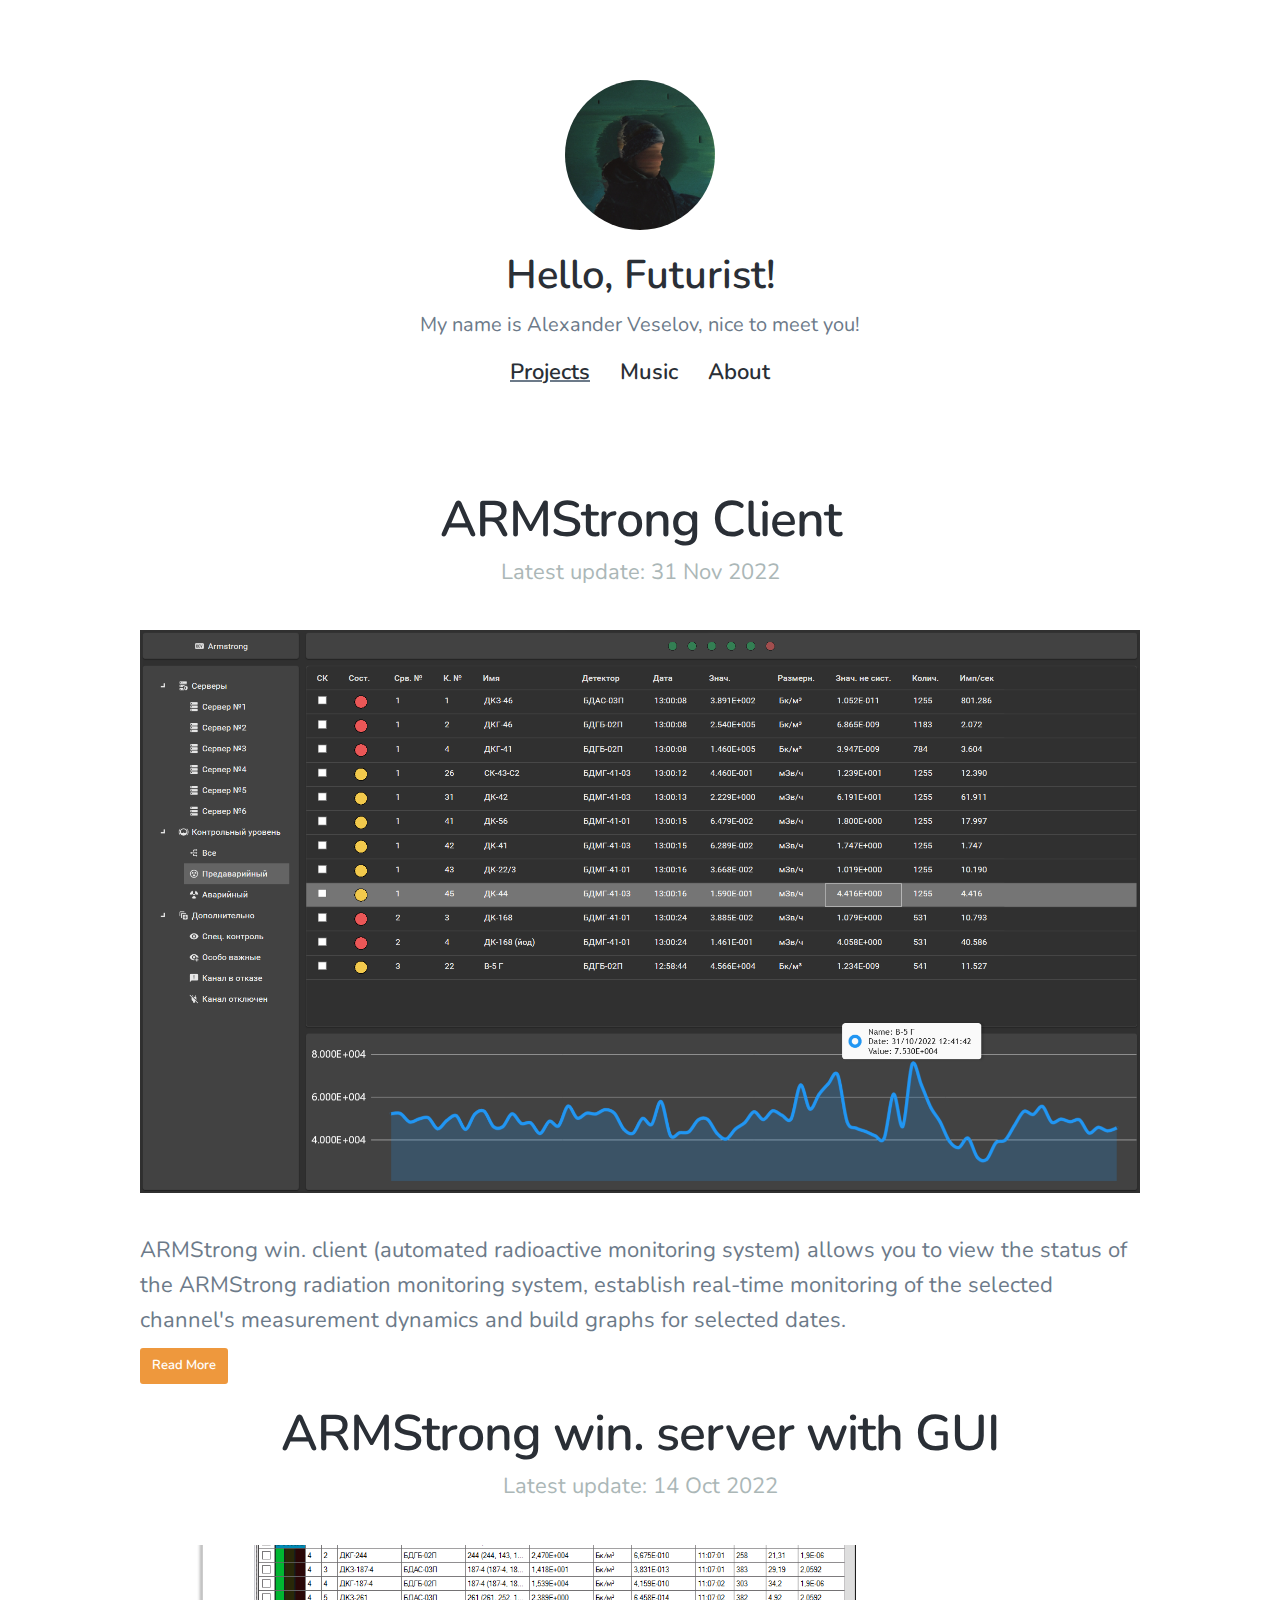
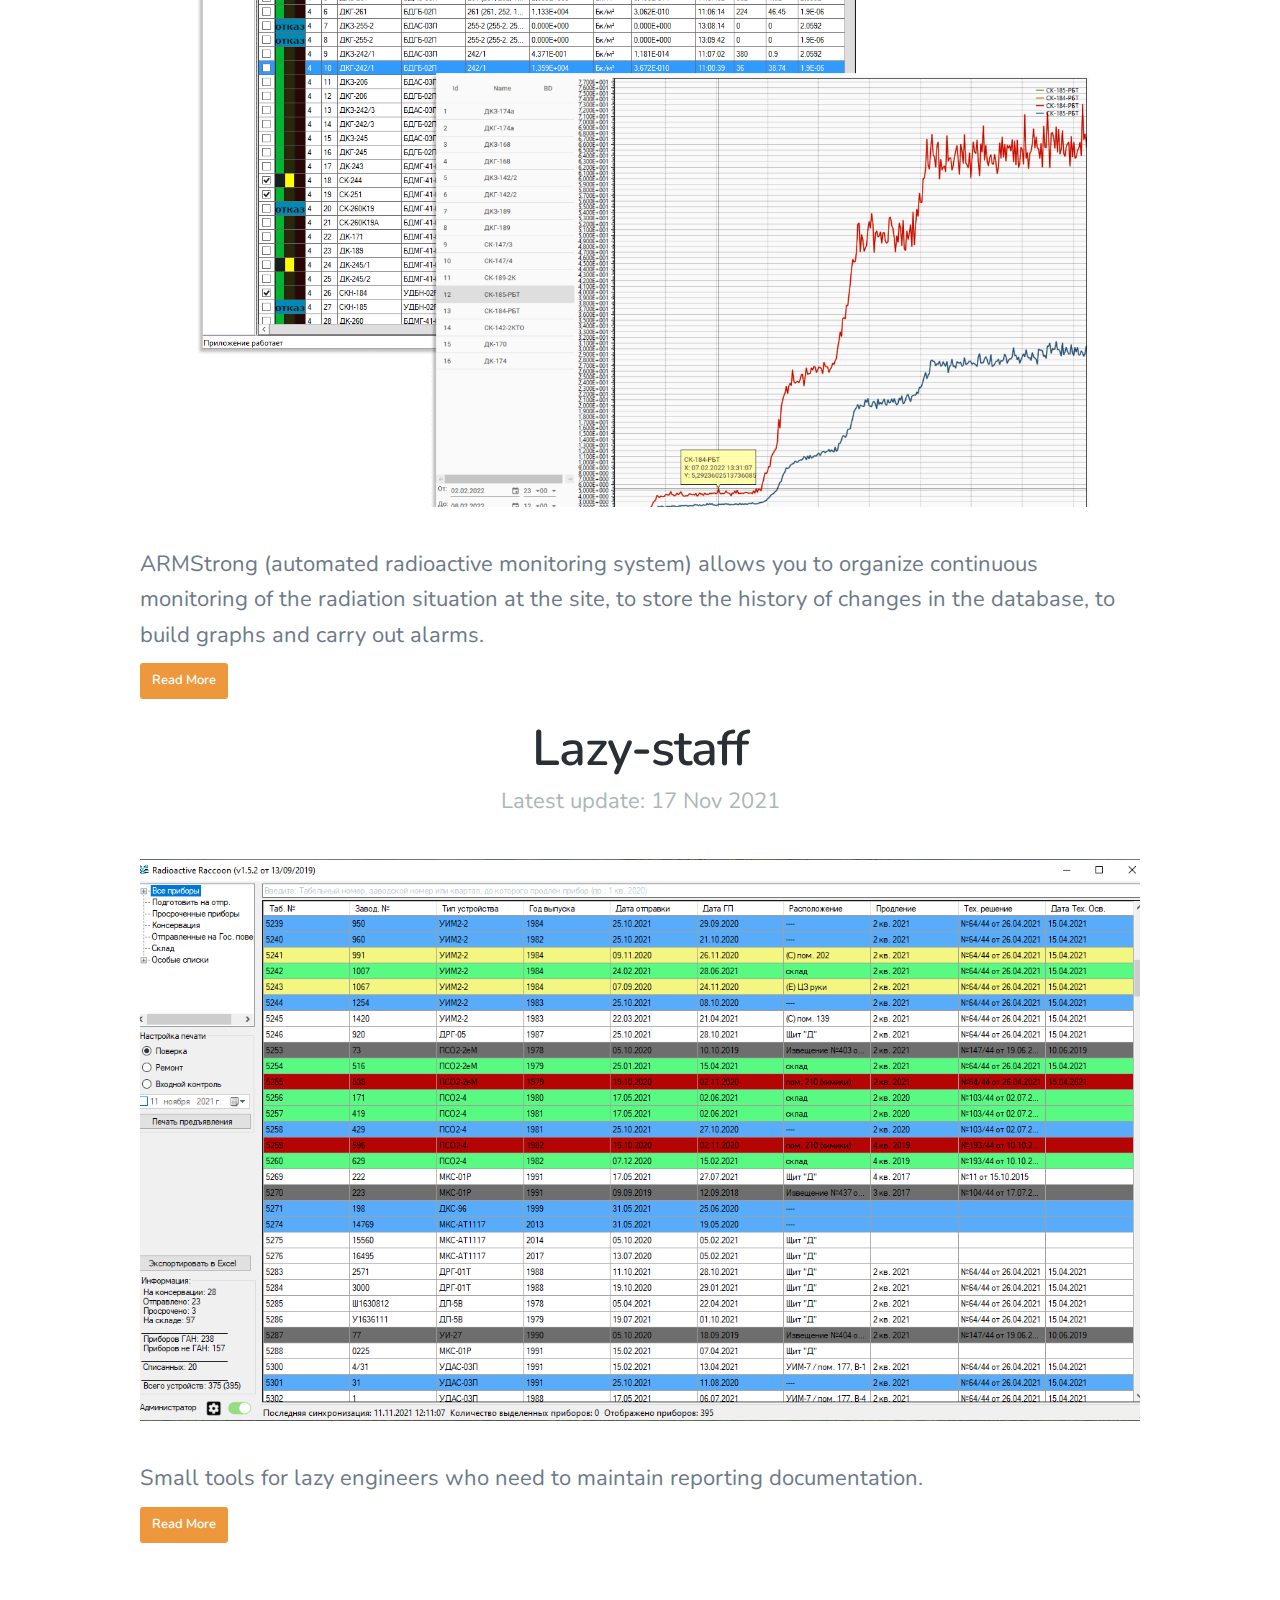
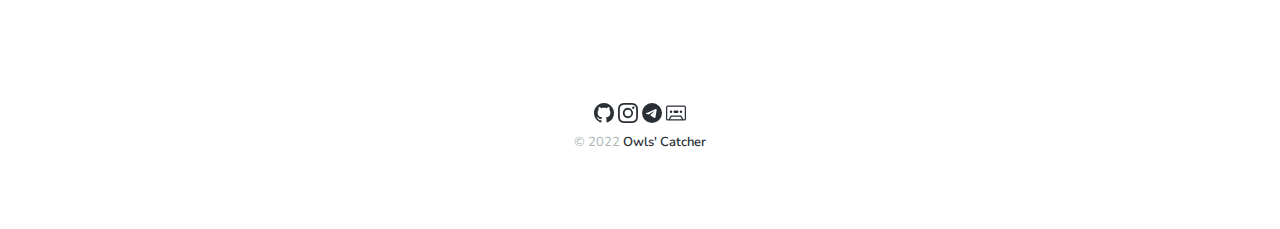
<file: index.html>
<!DOCTYPE html>
<html lang="en">
<head>
  <meta charset="UTF-8">
  <meta http-equiv="X-UA-Compatible" content="IE=edge">
  <meta name="viewport" content="width=device-width, initial-scale=1.0">
  <title>Owls' Catcher</title>
  <link rel="icon" type="image/x-icon" href="/images/favicon.ico">
  <link rel="preconnect" href="https://fonts.googleapis.com">
  <link rel="preconnect" href="https://fonts.gstatic.com" crossorigin>
  <link href="https://fonts.googleapis.com/css2?family=Nunito:ital,wght@0,300;0,400;1,600&display=swap" rel="stylesheet">
  <link rel="stylesheet" href="https://cdn.jsdelivr.net/npm/bootstrap-icons@1.9.1/font/bootstrap-icons.css">
  <link rel="stylesheet" href="/css/style.css">
  <script src="/scripts/redirect.js"></script>
</head>
<body>

</body>
</html>
</file>
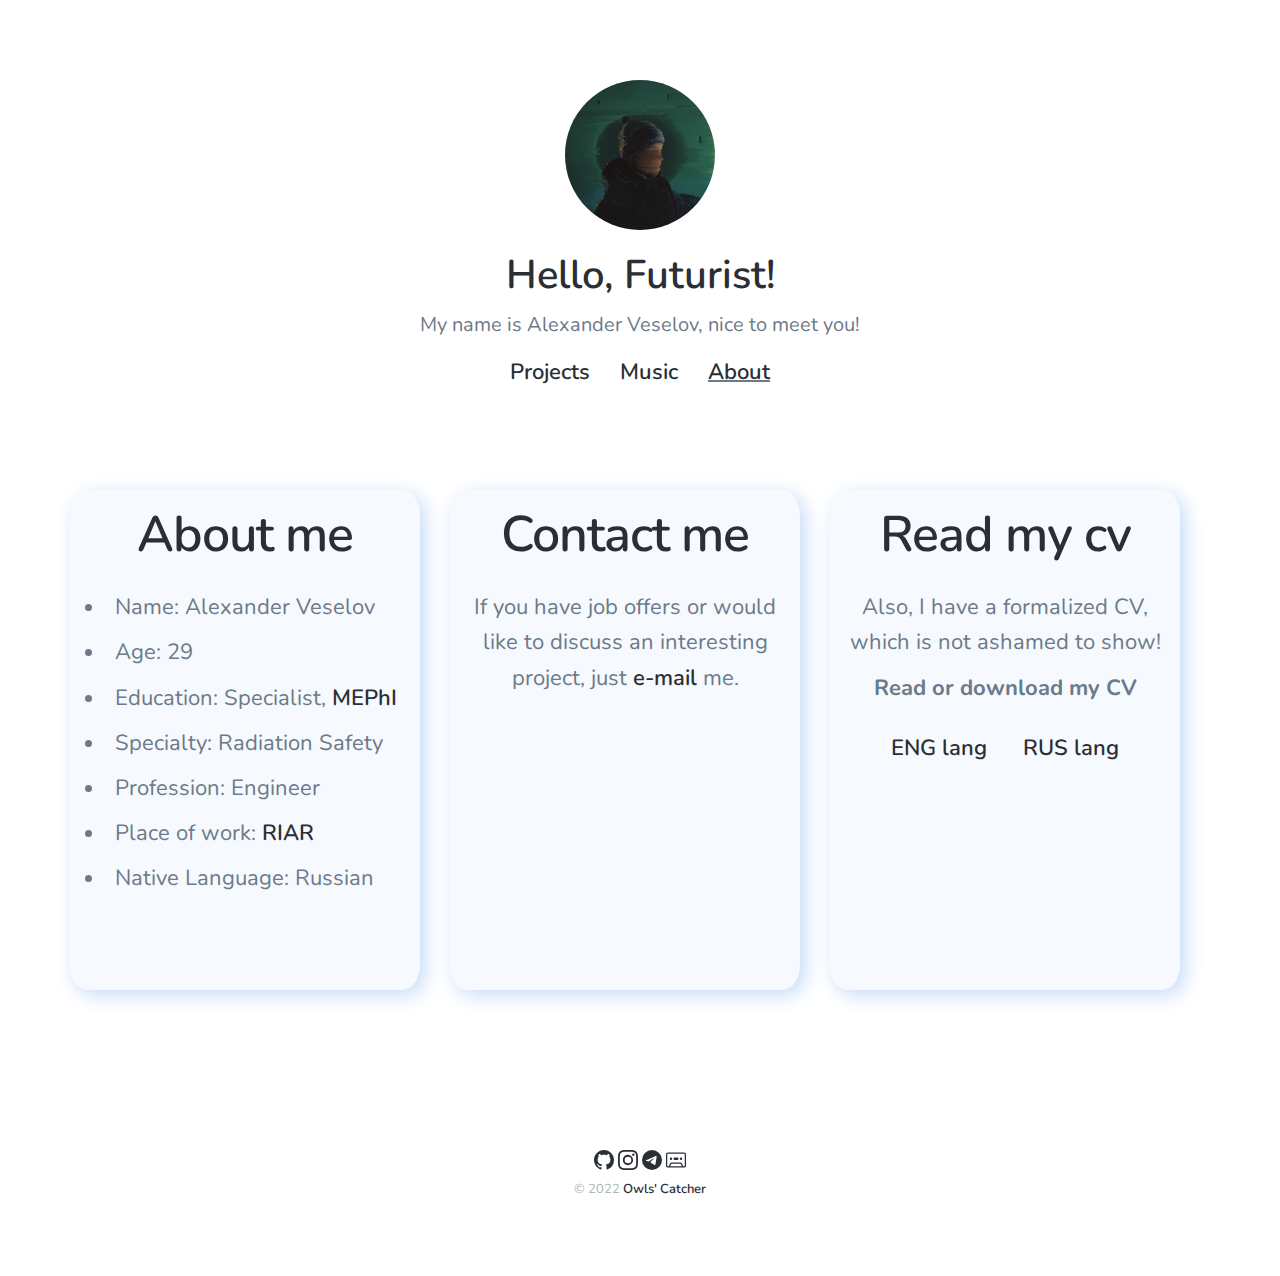
<file: pages/about/index.html>
<!DOCTYPE html>
<html lang="en">
<head>
  <meta charset="UTF-8">
  <meta http-equiv="X-UA-Compatible" content="IE=edge">
  <meta name="viewport" content="width=device-width, initial-scale=1.0">
  <title>Owls' Catcher: about me</title>
  <link rel="icon" type="image/x-icon" href="/images/favicon.ico">

  <link rel="preconnect" href="https://fonts.googleapis.com">
  <link rel="preconnect" href="https://fonts.gstatic.com" crossorigin>
  <link href="https://fonts.googleapis.com/css2?family=Nunito:ital,wght@0,300;0,400;1,600&display=swap" rel="stylesheet">
  <link rel="stylesheet" href="https://cdn.jsdelivr.net/npm/bootstrap-icons@1.9.1/font/bootstrap-icons.css">
  <link rel="stylesheet" href="/css/style.css">
</head>
<body>
  <header class="header">
    <div class="header-wrapper">
      <a class="header-avatar" href="/">
        <img class="header-avatar-img" src="/images/avatar.webp" alt="">
      </a>
      <h1 class="header-title">Hello, Futurist!</h1>
      <p class="header-tagline">My name is Alexander Veselov, nice to meet you!</p>
      <div class="header-menu">
        <ul class="header-menu-list">
          <li class="header-menu-list-item">
            <a class="class="header-menu-list-link" href="/pages/projects">Projects</a>
          </li>
          <li class="header-menu-list-item">
            <a class="class="header-menu-list-link" href="/pages/music">Music</a>
          </li>
          <li class="header-menu-list-item active">
            <a class="class="header-menu-list-link" href="/pages/about">About</a>
          </li>
        </ul>
      </div>
    </div>
  </header>

  <div class="page">
    <div class="page-content" data-cms-content-wrapper="index.html">
      <section class="listing single">
        <div class="wrap-about">
          <article class="listining-post">
            <div class="about-me">
              <h2>About me</h2>
              <ul>
                <li>Name: Alexander Veselov</li>
                <li>Age: 29</li>
                <li>Education: Specialist, <a href="https://eng.mephi.ru/" target="_blank">MEPhI</a></li>
                <li>Specialty: Radiation Safety</li>
                <li>Profession: Engineer</li>
                <li>Place of work: <a href="http://niiar.ru/eng" target="_blank">RIAR</a></li>
                <li>Native Language: Russian</li>
              </ul>
            </div>
          </article>
          <article class="listining-post">
            <div class="contact-email">
              <h2>Contact me</h2>
              <ul>
                <li>If you have job offers or would like to discuss an interesting project, just <a href="https://mailhide.io/en/e/RgbGUFyo">e-mail</a> me.</li>
              </ul>
            </div>
          </article>
          <article class="listining-post">
            <div class="download-cv">
              <h2>Read my cv</h2>
              <ul>
                <li>Also, I have a formalized CV, which is not ashamed to show!</li>
                <li><b>Read or download my CV</b></li>
                <div class="cv">
                  <a href="/doc/CV_eng.pdf" class="cv" target="_blank">ENG lang</a>
                  <a href="/doc/CV_rus.pdf" class="cv" target="_blank">RUS lang</a>
                </div>
              </ul>
            </div>
          </article>
        </div>
      </section>
    </div>
  </div>

  <footer class="footer">
    <div class="social">
      <a href="https://github.com/owlscatcher" target="_blank">
        <svg xmlns="http://www.w3.org/2000/svg" width="20" height="20" fill="currentColor" class="bi bi-github" viewBox="0 0 16 16">
          <path d="M8 0C3.58 0 0 3.58 0 8c0 3.54 2.29 6.53 5.47 7.59.4.07.55-.17.55-.38 0-.19-.01-.82-.01-1.49-2.01.37-2.53-.49-2.69-.94-.09-.23-.48-.94-.82-1.13-.28-.15-.68-.52-.01-.53.63-.01 1.08.58 1.23.82.72 1.21 1.87.87 2.33.66.07-.52.28-.87.51-1.07-1.78-.2-3.64-.89-3.64-3.95 0-.87.31-1.59.82-2.15-.08-.2-.36-1.02.08-2.12 0 0 .67-.21 2.2.82.64-.18 1.32-.27 2-.27.68 0 1.36.09 2 .27 1.53-1.04 2.2-.82 2.2-.82.44 1.1.16 1.92.08 2.12.51.56.82 1.27.82 2.15 0 3.07-1.87 3.75-3.65 3.95.29.25.54.73.54 1.48 0 1.07-.01 1.93-.01 2.2 0 .21.15.46.55.38A8.012 8.012 0 0 0 16 8c0-4.42-3.58-8-8-8z"/>
        </svg>
      </a>
      <a href="https://instagram.com/owlscatcher" target="_blank">
        <svg xmlns="http://www.w3.org/2000/svg" width="20" height="20" fill="currentColor" class="bi bi-instagram" viewBox="0 0 16 16">
          <path d="M8 0C5.829 0 5.556.01 4.703.048 3.85.088 3.269.222 2.76.42a3.917 3.917 0 0 0-1.417.923A3.927 3.927 0 0 0 .42 2.76C.222 3.268.087 3.85.048 4.7.01 5.555 0 5.827 0 8.001c0 2.172.01 2.444.048 3.297.04.852.174 1.433.372 1.942.205.526.478.972.923 1.417.444.445.89.719 1.416.923.51.198 1.09.333 1.942.372C5.555 15.99 5.827 16 8 16s2.444-.01 3.298-.048c.851-.04 1.434-.174 1.943-.372a3.916 3.916 0 0 0 1.416-.923c.445-.445.718-.891.923-1.417.197-.509.332-1.09.372-1.942C15.99 10.445 16 10.173 16 8s-.01-2.445-.048-3.299c-.04-.851-.175-1.433-.372-1.941a3.926 3.926 0 0 0-.923-1.417A3.911 3.911 0 0 0 13.24.42c-.51-.198-1.092-.333-1.943-.372C10.443.01 10.172 0 7.998 0h.003zm-.717 1.442h.718c2.136 0 2.389.007 3.232.046.78.035 1.204.166 1.486.275.373.145.64.319.92.599.28.28.453.546.598.92.11.281.24.705.275 1.485.039.843.047 1.096.047 3.231s-.008 2.389-.047 3.232c-.035.78-.166 1.203-.275 1.485a2.47 2.47 0 0 1-.599.919c-.28.28-.546.453-.92.598-.28.11-.704.24-1.485.276-.843.038-1.096.047-3.232.047s-2.39-.009-3.233-.047c-.78-.036-1.203-.166-1.485-.276a2.478 2.478 0 0 1-.92-.598 2.48 2.48 0 0 1-.6-.92c-.109-.281-.24-.705-.275-1.485-.038-.843-.046-1.096-.046-3.233 0-2.136.008-2.388.046-3.231.036-.78.166-1.204.276-1.486.145-.373.319-.64.599-.92.28-.28.546-.453.92-.598.282-.11.705-.24 1.485-.276.738-.034 1.024-.044 2.515-.045v.002zm4.988 1.328a.96.96 0 1 0 0 1.92.96.96 0 0 0 0-1.92zm-4.27 1.122a4.109 4.109 0 1 0 0 8.217 4.109 4.109 0 0 0 0-8.217zm0 1.441a2.667 2.667 0 1 1 0 5.334 2.667 2.667 0 0 1 0-5.334z"/>
        </svg>
      </a>
      <a href="https://t.me/_" target="_blank">
        <svg xmlns="http://www.w3.org/2000/svg" width="20" height="20" fill="currentColor" class="bi bi-telegram" viewBox="0 0 16 16">
          <path d="M16 8A8 8 0 1 1 0 8a8 8 0 0 1 16 0zM8.287 5.906c-.778.324-2.334.994-4.666 2.01-.378.15-.577.298-.595.442-.03.243.275.339.69.47l.175.055c.408.133.958.288 1.243.294.26.006.549-.1.868-.32 2.179-1.471 3.304-2.214 3.374-2.23.05-.012.12-.026.166.016.047.041.042.12.037.141-.03.129-1.227 1.241-1.846 1.817-.193.18-.33.307-.358.336a8.154 8.154 0 0 1-.188.186c-.38.366-.664.64.015 1.088.327.216.589.393.85.571.284.194.568.387.936.629.093.06.183.125.27.187.331.236.63.448.997.414.214-.02.435-.22.547-.82.265-1.417.786-4.486.906-5.751a1.426 1.426 0 0 0-.013-.315.337.337 0 0 0-.114-.217.526.526 0 0 0-.31-.093c-.3.005-.763.166-2.984 1.09z"/>
        </svg>
      </a>
      <a href="https://owlscatcher.bandcamp.com/" target="_blank">
        <svg xmlns="http://www.w3.org/2000/svg" width="20" height="20" fill="currentColor" class="bi bi-cassette" viewBox="0 0 16 16">
          <path d="M4 8a1 1 0 1 0 0-2 1 1 0 0 0 0 2Zm9-1a1 1 0 1 1-2 0 1 1 0 0 1 2 0ZM7 6a1 1 0 0 0 0 2h2a1 1 0 1 0 0-2H7Z"/>
          <path d="M1.5 2A1.5 1.5 0 0 0 0 3.5v9A1.5 1.5 0 0 0 1.5 14h13a1.5 1.5 0 0 0 1.5-1.5v-9A1.5 1.5 0 0 0 14.5 2h-13ZM1 3.5a.5.5 0 0 1 .5-.5h13a.5.5 0 0 1 .5.5v9a.5.5 0 0 1-.5.5h-.691l-1.362-2.724A.5.5 0 0 0 12 10H4a.5.5 0 0 0-.447.276L2.19 13H1.5a.5.5 0 0 1-.5-.5v-9ZM11.691 11l1 2H3.309l1-2h7.382Z"/>
        </svg>
      </a>
    </div>
    <div class="footer-copyright">
      <span>© 2022</span>
      <a href="https://owlscatcher.github.io">Owls' Catcher</a>
    </div>
  </footer>
</body>
</html>
</file>
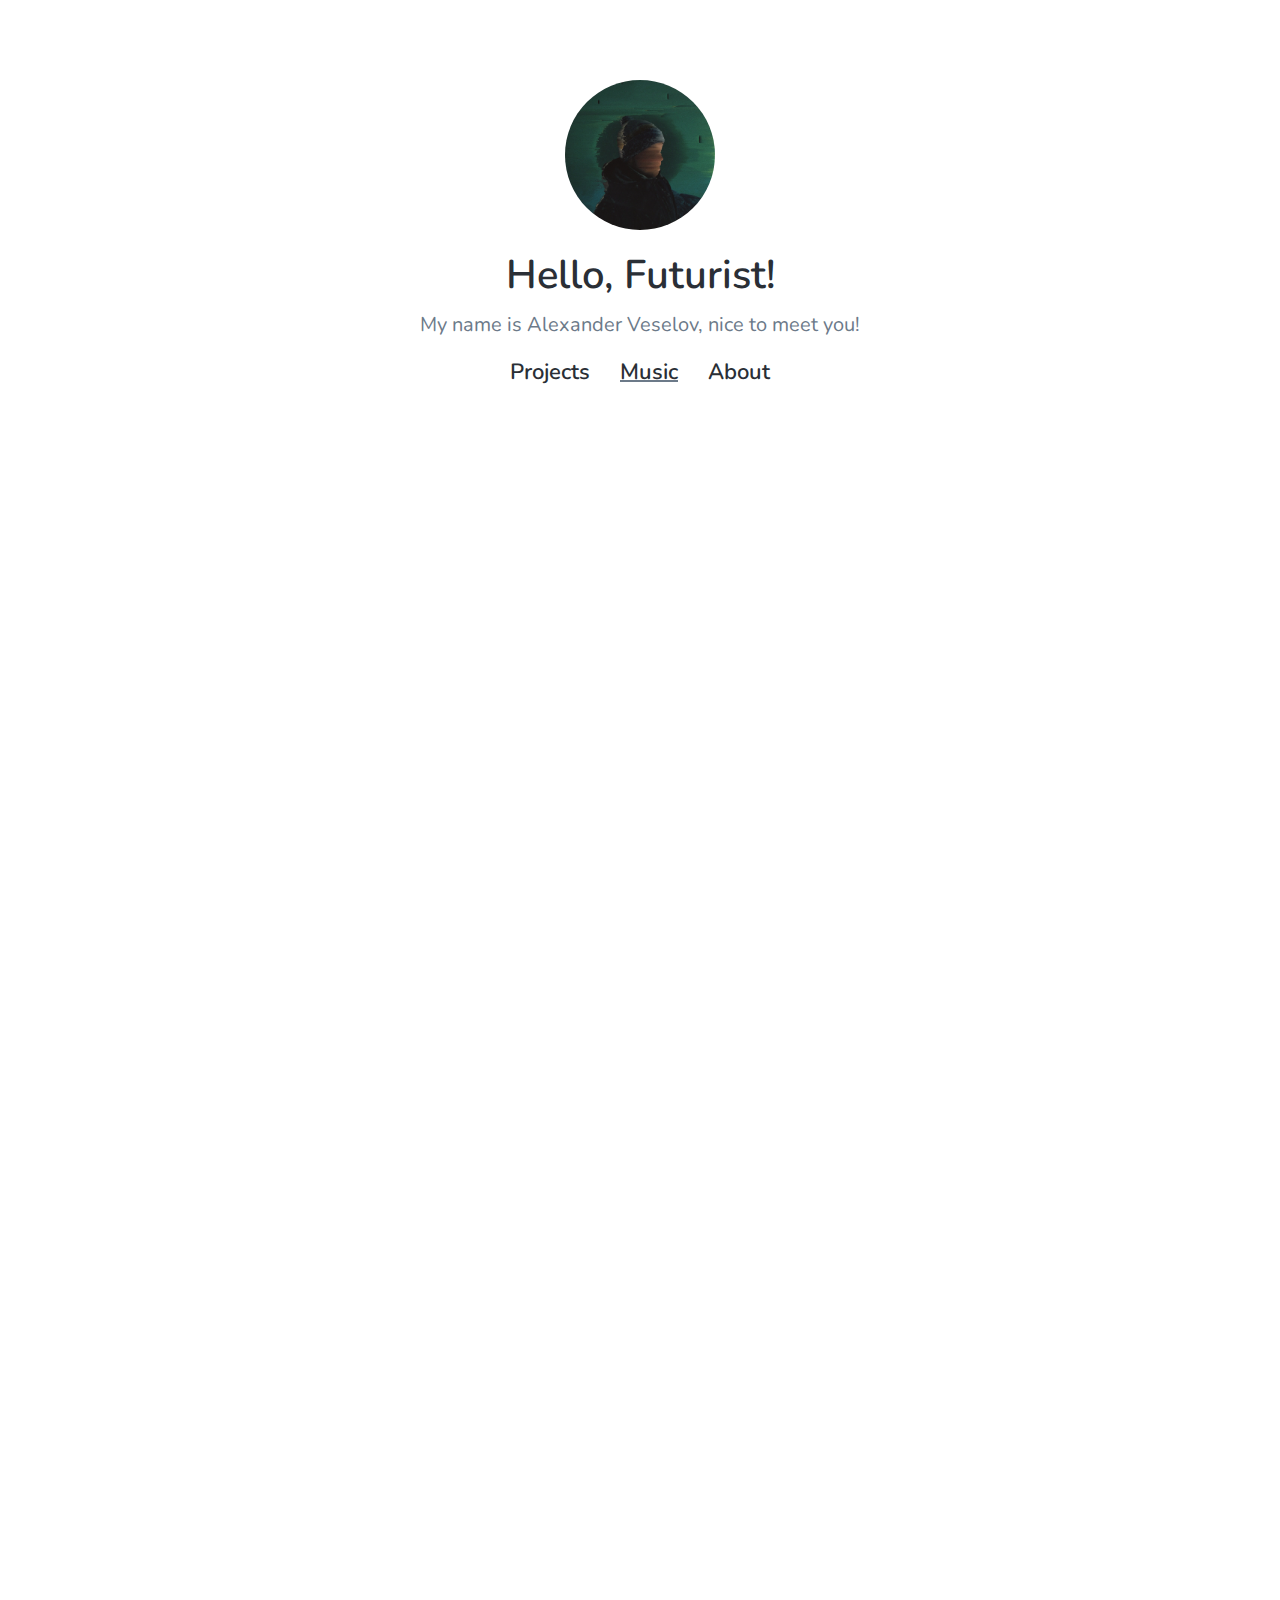
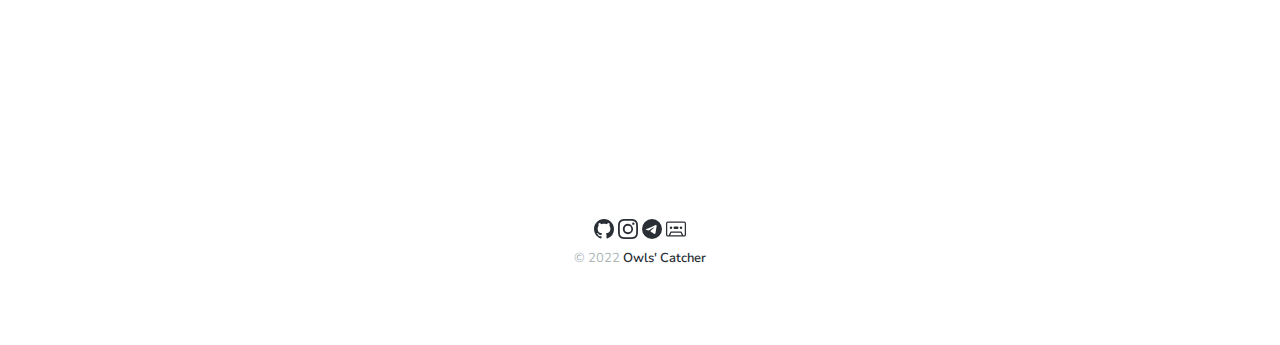
<file: pages/music/index.html>
<!DOCTYPE html>
<html lang="en">
<head>
  <meta charset="UTF-8">
  <meta http-equiv="X-UA-Compatible" content="IE=edge">
  <meta name="viewport" content="width=device-width, initial-scale=1.0">
  <title>Owls' Catcher: my music</title>
  <link rel="icon" type="image/x-icon" href="/images/favicon.ico">

  <link rel="preconnect" href="https://fonts.googleapis.com">
  <link rel="preconnect" href="https://fonts.gstatic.com" crossorigin>
  <link href="https://fonts.googleapis.com/css2?family=Nunito:ital,wght@0,300;0,400;1,600&display=swap" rel="stylesheet">
  <link rel="stylesheet" href="https://cdn.jsdelivr.net/npm/bootstrap-icons@1.9.1/font/bootstrap-icons.css">
  <link rel="stylesheet" href="/css/style.css">
</head>
<body>
  <header class="header">
    <div class="header-wrapper">
      <a class="header-avatar" href="/">
        <img class="header-avatar-img" src="/images/avatar.webp" alt="">
      </a>
      <h1 class="header-title">Hello, Futurist!</h1>
      <p class="header-tagline">My name is Alexander Veselov, nice to meet you!</p>
      <div class="header-menu">
        <ul class="header-menu-list">
          <li class="header-menu-list-item">
            <a class="class="header-menu-list-link" href="/pages/projects">Projects</a>
          </li>
          <li class="header-menu-list-item active">
            <a class="class="header-menu-list-link" href="/pages/music">Music</a>
          </li>
          <li class="header-menu-list-item">
            <a class="class="header-menu-list-link" href="/pages/about">About</a>
          </li>
        </ul>
      </div>
    </div>
  </header>

  <div class="page">
    <div class="page-content" data-cms-content-wrapper="index.html">
      <section class="listing single">
        <div class="wrap-music">
          <article class="listining-post">
            <iframe style="border: 0; width: 350px; height: 442px;" src="https://bandcamp.com/EmbeddedPlayer/track=3756810824/size=large/bgcol=ffffff/linkcol=0687f5/tracklist=false/transparent=true/" seamless>
              <a href="https://owlscatcher.bandcamp.com/track/what-ive-done-linkin-park-cover">
                What I&#39;ve Done (Linkin Park cover) by Owls’ Catcher
              </a>
            </iframe>
          </article>
          <article class="listining-post">
            <iframe style="border: 0; width: 350px; height: 588px;" src="https://bandcamp.com/EmbeddedPlayer/album=1062007976/size=large/bgcol=ffffff/linkcol=0687f5/transparent=true/" seamless>
              <a href="https://owlscatcher.bandcamp.com/album/beyond-the-arctic-circle">
                Beyond the Arctic Circle by Owls’ Catcher
              </a>
            </iframe>
          </article>
          <article class="listining-post">
            <iframe style="border: 0; width: 350px; height: 442px;" src="https://bandcamp.com/EmbeddedPlayer/track=3285103671/size=large/bgcol=ffffff/linkcol=0687f5/tracklist=false/transparent=true/" seamless>
              <a href="https://owlscatcher.bandcamp.com/track/warm">
                Warm by Owls’ Catcher
              </a>
            </iframe>
          </article>
          <article class="listining-post">
            <iframe style="border: 0; width: 350px; height: 555px;" src="https://bandcamp.com/EmbeddedPlayer/album=4206660389/size=large/bgcol=ffffff/linkcol=0687f5/transparent=true/" seamless><a href="https://owlscatcher.bandcamp.com/album/desire">Desire by Owls’ Catcher</a></iframe>
          </article>
        </div>
      </section>
    </div>
  </div>

  <footer class="footer">
    <div class="social">
      <a href="https://github.com/owlscatcher" target="_blank">
        <svg xmlns="http://www.w3.org/2000/svg" width="20" height="20" fill="currentColor" class="bi bi-github" viewBox="0 0 16 16">
          <path d="M8 0C3.58 0 0 3.58 0 8c0 3.54 2.29 6.53 5.47 7.59.4.07.55-.17.55-.38 0-.19-.01-.82-.01-1.49-2.01.37-2.53-.49-2.69-.94-.09-.23-.48-.94-.82-1.13-.28-.15-.68-.52-.01-.53.63-.01 1.08.58 1.23.82.72 1.21 1.87.87 2.33.66.07-.52.28-.87.51-1.07-1.78-.2-3.64-.89-3.64-3.95 0-.87.31-1.59.82-2.15-.08-.2-.36-1.02.08-2.12 0 0 .67-.21 2.2.82.64-.18 1.32-.27 2-.27.68 0 1.36.09 2 .27 1.53-1.04 2.2-.82 2.2-.82.44 1.1.16 1.92.08 2.12.51.56.82 1.27.82 2.15 0 3.07-1.87 3.75-3.65 3.95.29.25.54.73.54 1.48 0 1.07-.01 1.93-.01 2.2 0 .21.15.46.55.38A8.012 8.012 0 0 0 16 8c0-4.42-3.58-8-8-8z"/>
        </svg>
      </a>
      <a href="https://instagram.com/owlscatcher" target="_blank">
        <svg xmlns="http://www.w3.org/2000/svg" width="20" height="20" fill="currentColor" class="bi bi-instagram" viewBox="0 0 16 16">
          <path d="M8 0C5.829 0 5.556.01 4.703.048 3.85.088 3.269.222 2.76.42a3.917 3.917 0 0 0-1.417.923A3.927 3.927 0 0 0 .42 2.76C.222 3.268.087 3.85.048 4.7.01 5.555 0 5.827 0 8.001c0 2.172.01 2.444.048 3.297.04.852.174 1.433.372 1.942.205.526.478.972.923 1.417.444.445.89.719 1.416.923.51.198 1.09.333 1.942.372C5.555 15.99 5.827 16 8 16s2.444-.01 3.298-.048c.851-.04 1.434-.174 1.943-.372a3.916 3.916 0 0 0 1.416-.923c.445-.445.718-.891.923-1.417.197-.509.332-1.09.372-1.942C15.99 10.445 16 10.173 16 8s-.01-2.445-.048-3.299c-.04-.851-.175-1.433-.372-1.941a3.926 3.926 0 0 0-.923-1.417A3.911 3.911 0 0 0 13.24.42c-.51-.198-1.092-.333-1.943-.372C10.443.01 10.172 0 7.998 0h.003zm-.717 1.442h.718c2.136 0 2.389.007 3.232.046.78.035 1.204.166 1.486.275.373.145.64.319.92.599.28.28.453.546.598.92.11.281.24.705.275 1.485.039.843.047 1.096.047 3.231s-.008 2.389-.047 3.232c-.035.78-.166 1.203-.275 1.485a2.47 2.47 0 0 1-.599.919c-.28.28-.546.453-.92.598-.28.11-.704.24-1.485.276-.843.038-1.096.047-3.232.047s-2.39-.009-3.233-.047c-.78-.036-1.203-.166-1.485-.276a2.478 2.478 0 0 1-.92-.598 2.48 2.48 0 0 1-.6-.92c-.109-.281-.24-.705-.275-1.485-.038-.843-.046-1.096-.046-3.233 0-2.136.008-2.388.046-3.231.036-.78.166-1.204.276-1.486.145-.373.319-.64.599-.92.28-.28.546-.453.92-.598.282-.11.705-.24 1.485-.276.738-.034 1.024-.044 2.515-.045v.002zm4.988 1.328a.96.96 0 1 0 0 1.92.96.96 0 0 0 0-1.92zm-4.27 1.122a4.109 4.109 0 1 0 0 8.217 4.109 4.109 0 0 0 0-8.217zm0 1.441a2.667 2.667 0 1 1 0 5.334 2.667 2.667 0 0 1 0-5.334z"/>
        </svg>
      </a>
      <a href="https://t.me/_" target="_blank">
        <svg xmlns="http://www.w3.org/2000/svg" width="20" height="20" fill="currentColor" class="bi bi-telegram" viewBox="0 0 16 16">
          <path d="M16 8A8 8 0 1 1 0 8a8 8 0 0 1 16 0zM8.287 5.906c-.778.324-2.334.994-4.666 2.01-.378.15-.577.298-.595.442-.03.243.275.339.69.47l.175.055c.408.133.958.288 1.243.294.26.006.549-.1.868-.32 2.179-1.471 3.304-2.214 3.374-2.23.05-.012.12-.026.166.016.047.041.042.12.037.141-.03.129-1.227 1.241-1.846 1.817-.193.18-.33.307-.358.336a8.154 8.154 0 0 1-.188.186c-.38.366-.664.64.015 1.088.327.216.589.393.85.571.284.194.568.387.936.629.093.06.183.125.27.187.331.236.63.448.997.414.214-.02.435-.22.547-.82.265-1.417.786-4.486.906-5.751a1.426 1.426 0 0 0-.013-.315.337.337 0 0 0-.114-.217.526.526 0 0 0-.31-.093c-.3.005-.763.166-2.984 1.09z"/>
        </svg>
      </a>
      <a href="https://owlscatcher.bandcamp.com/" target="_blank">
        <svg xmlns="http://www.w3.org/2000/svg" width="20" height="20" fill="currentColor" class="bi bi-cassette" viewBox="0 0 16 16">
          <path d="M4 8a1 1 0 1 0 0-2 1 1 0 0 0 0 2Zm9-1a1 1 0 1 1-2 0 1 1 0 0 1 2 0ZM7 6a1 1 0 0 0 0 2h2a1 1 0 1 0 0-2H7Z"/>
          <path d="M1.5 2A1.5 1.5 0 0 0 0 3.5v9A1.5 1.5 0 0 0 1.5 14h13a1.5 1.5 0 0 0 1.5-1.5v-9A1.5 1.5 0 0 0 14.5 2h-13ZM1 3.5a.5.5 0 0 1 .5-.5h13a.5.5 0 0 1 .5.5v9a.5.5 0 0 1-.5.5h-.691l-1.362-2.724A.5.5 0 0 0 12 10H4a.5.5 0 0 0-.447.276L2.19 13H1.5a.5.5 0 0 1-.5-.5v-9ZM11.691 11l1 2H3.309l1-2h7.382Z"/>
        </svg>
      </a>
    </div>
    <div class="footer-copyright">
      <span>© 2022</span>
      <a href="https://owlscatcher.github.io">Owls' Catcher</a>
    </div>
  </footer>
</body>
</html>
</file>
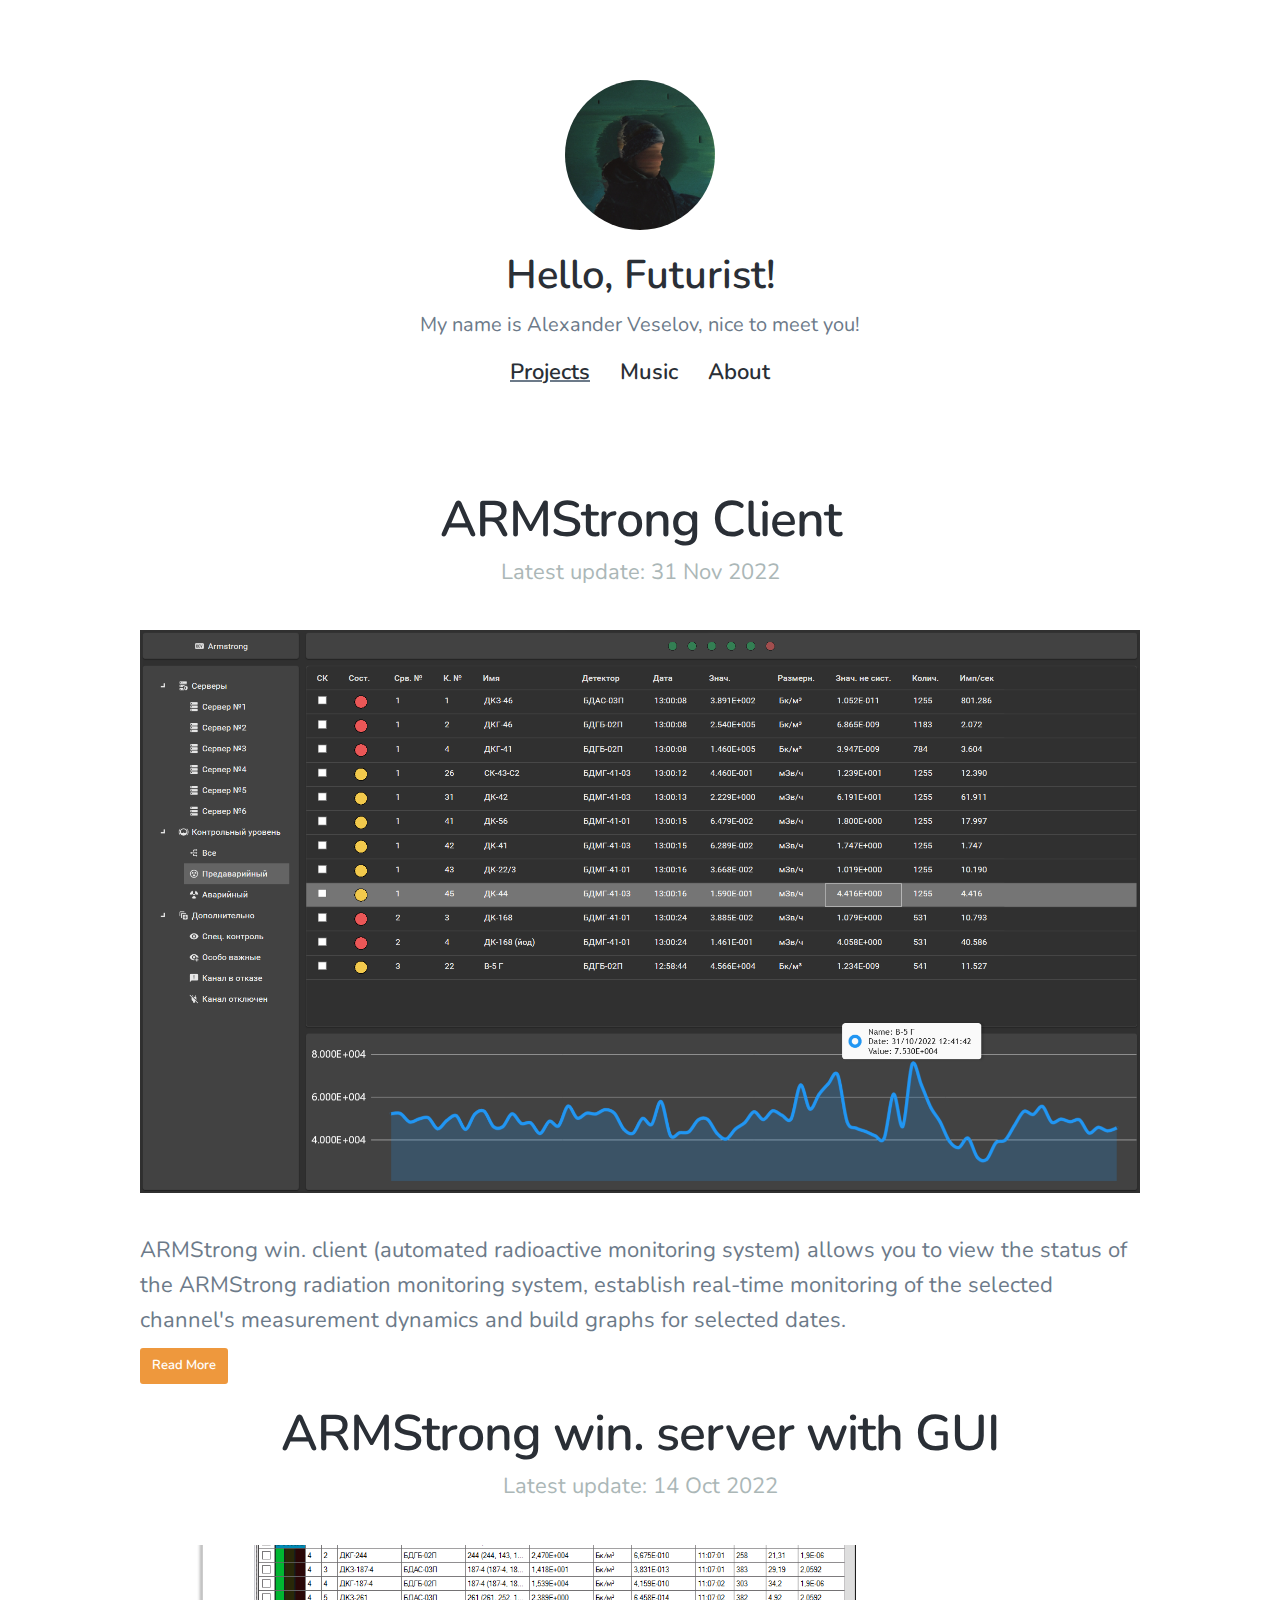
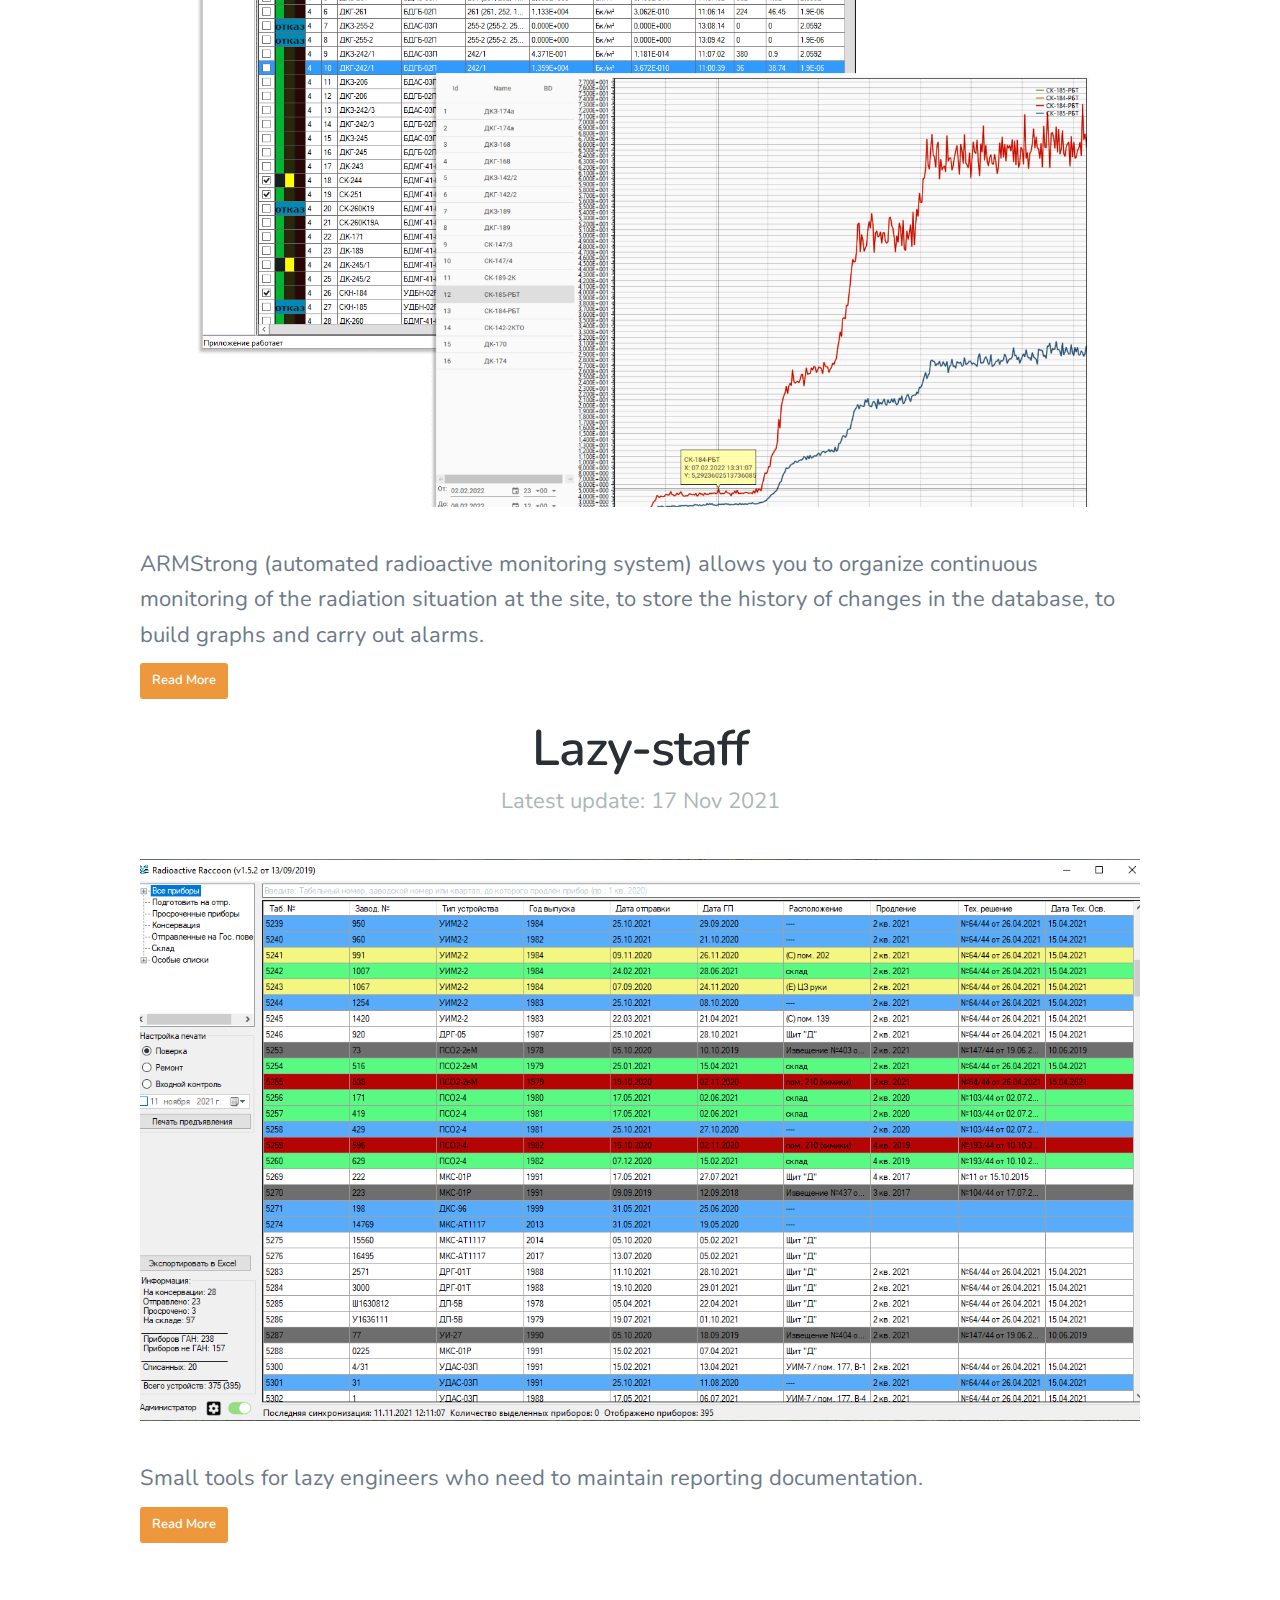
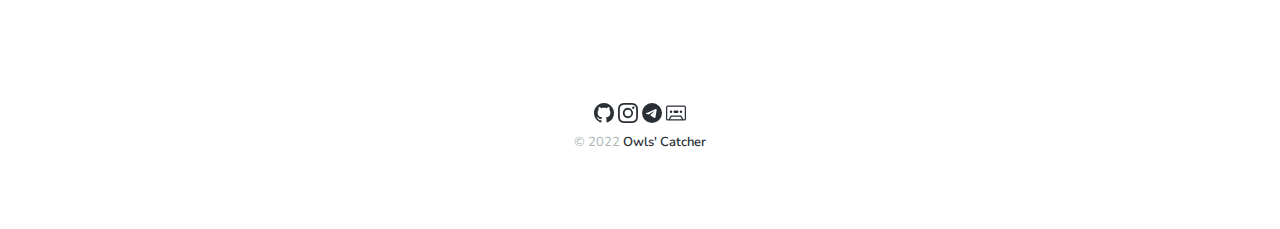
<file: pages/projects/index.html>
<!DOCTYPE html>
<html lang="en">
<head>
  <meta charset="UTF-8">
  <meta http-equiv="X-UA-Compatible" content="IE=edge">
  <meta name="viewport" content="width=device-width, initial-scale=1.0">
  <title>Owls' Catcher</title>
  <link rel="icon" type="image/x-icon" href="/images/favicon.ico">

  <link rel="preconnect" href="https://fonts.googleapis.com">
  <link rel="preconnect" href="https://fonts.gstatic.com" crossorigin>
  <link href="https://fonts.googleapis.com/css2?family=Nunito:ital,wght@0,300;0,400;1,600&display=swap" rel="stylesheet">
  <link rel="stylesheet" href="https://cdn.jsdelivr.net/npm/bootstrap-icons@1.9.1/font/bootstrap-icons.css">
  <link rel="stylesheet" href="/css/style.css">
</head>
<body>
  <header class="header">
    <div class="header-wrapper">
      <a class="header-avatar" href="/">
        <img class="header-avatar-img" src="/images/avatar.webp" alt="">
      </a>
      <h1 class="header-title">Hello, Futurist!</h1>
      <p class="header-tagline">My name is Alexander Veselov, nice to meet you!</p>
      <div class="header-menu">
        <ul class="header-menu-list">
          <li class="header-menu-list-item active">
            <a class="class="header-menu-list-link" href="/pages/projects">Projects</a>
          </li>
          <li class="header-menu-list-item">
            <a class="class="header-menu-list-link" href="/pages/music">Music</a>
          </li>
          <li class="header-menu-list-item">
            <a class="class="header-menu-list-link" href="/pages/about">About</a>
          </li>
        </ul>
      </div>
    </div>
  </header>

  <div class="page">
    <div class="page-content" data-cms-content-wrapper="index.html">
      <section class="listing single">
        <div class="wrap">
          <article class="listining-post">
            <div class="listining-post-header">
              <h2 class="listining-post-title">
                <a href="https://github.com/owlscatcher/Armstrong/tree/master/src/Armstrong.Client" target="_blank">ARMStrong Client</a>
              </h2>
              <p class="listining-post-subtitle">Latest update: 31 Nov 2022</p>
            </div>
            <a class="listining-post-image" href="https://github.com/owlscatcher/Armstrong" target="_blank" style="background-image: url(/images/armstrong-client.webp)"></a>
            <div class="listining-post-content">
              <p>ARMStrong win. client (automated radioactive monitoring system) allows you to view the status of the ARMStrong radiation monitoring system, establish real-time monitoring of the selected channel's measurement dynamics and build graphs for selected dates.</p>
              <p>
                <a class="button" href="https://github.com/owlscatcher/Armstrong/tree/master/src/Armstrong.Client" target="_blank">Read More</a>
              </p>
            </div>
          </article>
          <article class="listining-post">
            <div class="listining-post-header">
              <h2 class="listining-post-title">
                <a href="https://github.com/owlscatcher/Armstrong" target="_blank">ARMStrong win. server with GUI</a>
              </h2>
              <p class="listining-post-subtitle">Latest update: 14 Oct 2022</p>
            </div>
            <a class="listining-post-image" href="https://github.com/owlscatcher/Armstrong/tree/master/src/Armstrong.ServerGUI" target="_blank" style="background-image: url(/images/armstrong.webp)"></a>
            <div class="listining-post-content">
              <p>ARMStrong (automated radioactive monitoring system) allows you to organize continuous monitoring of the radiation situation at the site, to store the history of changes in the database, to build graphs and carry out alarms.</p>
              <p>
                <a class="button" href="https://github.com/owlscatcher/Armstrong/tree/master/src/Armstrong.ServerGUI" target="_blank">Read More</a>
              </p>
            </div>
          </article>
          <article class="listining-post">
            <div class="listining-post-header">
              <h2 class="listining-post-title">
                <a href="https://github.com/owlscatcher/Lazy-staff" target="_blank">Lazy-staff</a>
              </h2>
              <p class="listining-post-subtitle">Latest update: 17 Nov 2021</p>
            </div>
            <a class="listining-post-image" href="https://github.com/owlscatcher/Lazy-staff" target="_blank" style="background-image: url(/images/lazystaff.webp)"></a>
            <div class="listining-post-content">
              <p>Small tools for lazy engineers who need to maintain reporting documentation.</p>
              <p>
                <a class="button" href="https://github.com/owlscatcher/Lazy-staff" target="_blank">Read More</a>
              </p>
            </div>
          </article>
        </div>
      </section>
    </div>
  </div>

  <footer class="footer">
    <div class="social">
      <a href="https://github.com/owlscatcher" target="_blank">
        <svg xmlns="http://www.w3.org/2000/svg" width="20" height="20" fill="currentColor" class="bi bi-github" viewBox="0 0 16 16">
          <path d="M8 0C3.58 0 0 3.58 0 8c0 3.54 2.29 6.53 5.47 7.59.4.07.55-.17.55-.38 0-.19-.01-.82-.01-1.49-2.01.37-2.53-.49-2.69-.94-.09-.23-.48-.94-.82-1.13-.28-.15-.68-.52-.01-.53.63-.01 1.08.58 1.23.82.72 1.21 1.87.87 2.33.66.07-.52.28-.87.51-1.07-1.78-.2-3.64-.89-3.64-3.95 0-.87.31-1.59.82-2.15-.08-.2-.36-1.02.08-2.12 0 0 .67-.21 2.2.82.64-.18 1.32-.27 2-.27.68 0 1.36.09 2 .27 1.53-1.04 2.2-.82 2.2-.82.44 1.1.16 1.92.08 2.12.51.56.82 1.27.82 2.15 0 3.07-1.87 3.75-3.65 3.95.29.25.54.73.54 1.48 0 1.07-.01 1.93-.01 2.2 0 .21.15.46.55.38A8.012 8.012 0 0 0 16 8c0-4.42-3.58-8-8-8z"/>
        </svg>
      </a>
      <a href="https://instagram.com/owlscatcher" target="_blank">
        <svg xmlns="http://www.w3.org/2000/svg" width="20" height="20" fill="currentColor" class="bi bi-instagram" viewBox="0 0 16 16">
          <path d="M8 0C5.829 0 5.556.01 4.703.048 3.85.088 3.269.222 2.76.42a3.917 3.917 0 0 0-1.417.923A3.927 3.927 0 0 0 .42 2.76C.222 3.268.087 3.85.048 4.7.01 5.555 0 5.827 0 8.001c0 2.172.01 2.444.048 3.297.04.852.174 1.433.372 1.942.205.526.478.972.923 1.417.444.445.89.719 1.416.923.51.198 1.09.333 1.942.372C5.555 15.99 5.827 16 8 16s2.444-.01 3.298-.048c.851-.04 1.434-.174 1.943-.372a3.916 3.916 0 0 0 1.416-.923c.445-.445.718-.891.923-1.417.197-.509.332-1.09.372-1.942C15.99 10.445 16 10.173 16 8s-.01-2.445-.048-3.299c-.04-.851-.175-1.433-.372-1.941a3.926 3.926 0 0 0-.923-1.417A3.911 3.911 0 0 0 13.24.42c-.51-.198-1.092-.333-1.943-.372C10.443.01 10.172 0 7.998 0h.003zm-.717 1.442h.718c2.136 0 2.389.007 3.232.046.78.035 1.204.166 1.486.275.373.145.64.319.92.599.28.28.453.546.598.92.11.281.24.705.275 1.485.039.843.047 1.096.047 3.231s-.008 2.389-.047 3.232c-.035.78-.166 1.203-.275 1.485a2.47 2.47 0 0 1-.599.919c-.28.28-.546.453-.92.598-.28.11-.704.24-1.485.276-.843.038-1.096.047-3.232.047s-2.39-.009-3.233-.047c-.78-.036-1.203-.166-1.485-.276a2.478 2.478 0 0 1-.92-.598 2.48 2.48 0 0 1-.6-.92c-.109-.281-.24-.705-.275-1.485-.038-.843-.046-1.096-.046-3.233 0-2.136.008-2.388.046-3.231.036-.78.166-1.204.276-1.486.145-.373.319-.64.599-.92.28-.28.546-.453.92-.598.282-.11.705-.24 1.485-.276.738-.034 1.024-.044 2.515-.045v.002zm4.988 1.328a.96.96 0 1 0 0 1.92.96.96 0 0 0 0-1.92zm-4.27 1.122a4.109 4.109 0 1 0 0 8.217 4.109 4.109 0 0 0 0-8.217zm0 1.441a2.667 2.667 0 1 1 0 5.334 2.667 2.667 0 0 1 0-5.334z"/>
        </svg>
      </a>
      <a href="https://t.me/_" target="_blank">
        <svg xmlns="http://www.w3.org/2000/svg" width="20" height="20" fill="currentColor" class="bi bi-telegram" viewBox="0 0 16 16">
          <path d="M16 8A8 8 0 1 1 0 8a8 8 0 0 1 16 0zM8.287 5.906c-.778.324-2.334.994-4.666 2.01-.378.15-.577.298-.595.442-.03.243.275.339.69.47l.175.055c.408.133.958.288 1.243.294.26.006.549-.1.868-.32 2.179-1.471 3.304-2.214 3.374-2.23.05-.012.12-.026.166.016.047.041.042.12.037.141-.03.129-1.227 1.241-1.846 1.817-.193.18-.33.307-.358.336a8.154 8.154 0 0 1-.188.186c-.38.366-.664.64.015 1.088.327.216.589.393.85.571.284.194.568.387.936.629.093.06.183.125.27.187.331.236.63.448.997.414.214-.02.435-.22.547-.82.265-1.417.786-4.486.906-5.751a1.426 1.426 0 0 0-.013-.315.337.337 0 0 0-.114-.217.526.526 0 0 0-.31-.093c-.3.005-.763.166-2.984 1.09z"/>
        </svg>
      </a>
      <a href="https://owlscatcher.bandcamp.com/" target="_blank">
        <svg xmlns="http://www.w3.org/2000/svg" width="20" height="20" fill="currentColor" class="bi bi-cassette" viewBox="0 0 16 16">
          <path d="M4 8a1 1 0 1 0 0-2 1 1 0 0 0 0 2Zm9-1a1 1 0 1 1-2 0 1 1 0 0 1 2 0ZM7 6a1 1 0 0 0 0 2h2a1 1 0 1 0 0-2H7Z"/>
          <path d="M1.5 2A1.5 1.5 0 0 0 0 3.5v9A1.5 1.5 0 0 0 1.5 14h13a1.5 1.5 0 0 0 1.5-1.5v-9A1.5 1.5 0 0 0 14.5 2h-13ZM1 3.5a.5.5 0 0 1 .5-.5h13a.5.5 0 0 1 .5.5v9a.5.5 0 0 1-.5.5h-.691l-1.362-2.724A.5.5 0 0 0 12 10H4a.5.5 0 0 0-.447.276L2.19 13H1.5a.5.5 0 0 1-.5-.5v-9ZM11.691 11l1 2H3.309l1-2h7.382Z"/>
        </svg>
      </a>
    </div>
    <div class="footer-copyright">
      <span>© 2022</span>
      <a href="https://owlscatcher.github.io">Owls' Catcher</a>
    </div>
  </footer>
</body>
</html>
</file>
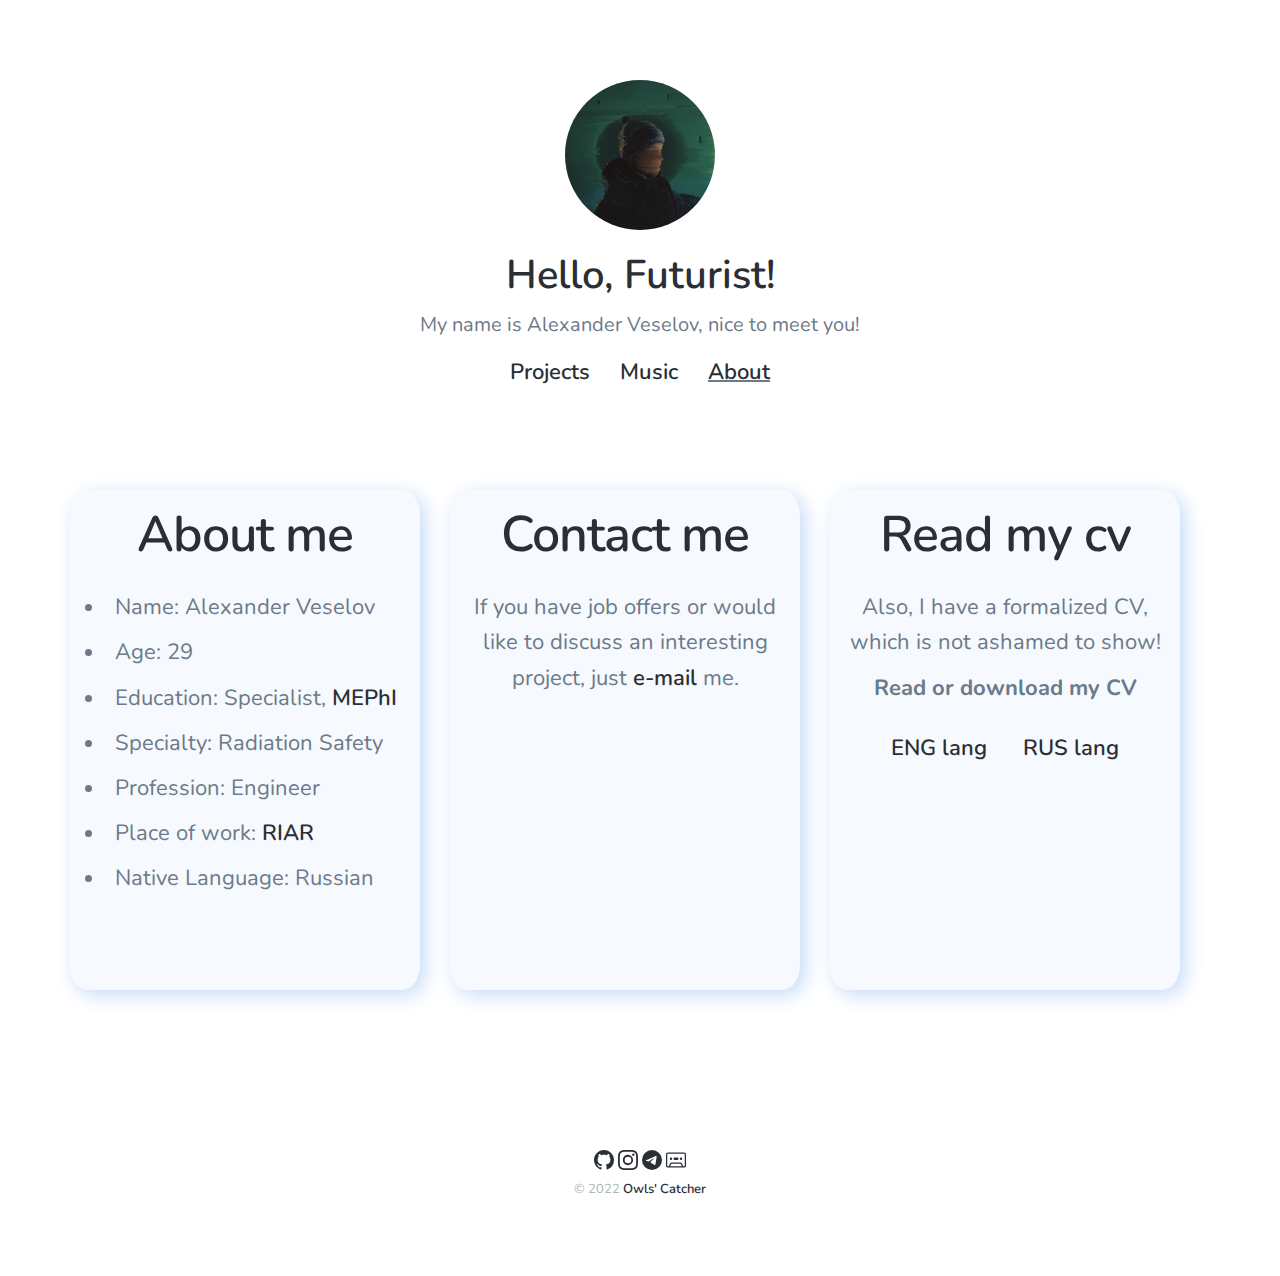
<file: about.html>
<!DOCTYPE html>
<html lang="en">
<head>
  <meta charset="UTF-8">
  <meta http-equiv="X-UA-Compatible" content="IE=edge">
  <meta name="viewport" content="width=device-width, initial-scale=1.0">
  <title>Owls' Catcher: about me</title>
  <link rel="icon" type="image/x-icon" href="/images/favicon.ico">

  <link rel="preconnect" href="https://fonts.googleapis.com">
  <link rel="preconnect" href="https://fonts.gstatic.com" crossorigin>
  <link href="https://fonts.googleapis.com/css2?family=Nunito:ital,wght@0,300;0,400;1,600&display=swap" rel="stylesheet">
  <link rel="stylesheet" href="https://cdn.jsdelivr.net/npm/bootstrap-icons@1.9.1/font/bootstrap-icons.css">
  <link rel="stylesheet" href="/css/style.css">
</head>
<body>
  <header class="header">
    <div class="header-wrapper">
      <a class="header-avatar" href="/">
        <img class="header-avatar-img" src="/images/avatar.webp" alt="">
      </a>
      <h1 class="header-title">Hello, Futurist!</h1>
      <p class="header-tagline">My name is Alexander Veselov, nice to meet you!</p>
      <div class="header-menu">
        <ul class="header-menu-list">
          <li class="header-menu-list-item">
            <a class="class="header-menu-list-link" href="/">Projects</a>
          </li>
          <li class="header-menu-list-item">
            <a class="class="header-menu-list-link" href="/music.html">Music</a>
          </li>
          <li class="header-menu-list-item active">
            <a class="class="header-menu-list-link" href="/about.html">About</a>
          </li>
        </ul>
      </div>
    </div>
  </header>

  <div class="page">
    <div class="page-content" data-cms-content-wrapper="index.html">
      <section class="listing single">
        <div class="wrap-about">
          <article class="listining-post">
            <div class="about-me">
              <h2>About me</h2>
              <ul>
                <li>Name: Alexander Veselov</li>
                <li>Age: 29</li>
                <li>Education: Specialist, <a href="https://eng.mephi.ru/" target="_blank">MEPhI</a></li>
                <li>Specialty: Radiation Safety</li>
                <li>Profession: Engineer</li>
                <li>Place of work: <a href="http://niiar.ru/eng" target="_blank">RIAR</a></li>
                <li>Native Language: Russian</li>
              </ul>
            </div>
          </article>
          <article class="listining-post">
            <div class="contact-email">
              <h2>Contact me</h2>
              <ul>
                <li>If you have job offers or would like to discuss an interesting project, just <a href="https://mailhide.io/en/e/RgbGUFyo">e-mail</a> me.</li>
              </ul>
            </div>
          </article>
          <article class="listining-post">
            <div class="download-cv">
              <h2>Read my cv</h2>
              <ul>
                <li>Also, I have a formalized CV, which is not ashamed to show!</li>
                <li><b>Read or download my CV</b></li>
                <div class="cv">
                  <a href="/doc/CV_eng.pdf" class="cv" target="_blank">ENG lang</a>
                  <a href="/doc/CV_rus.pdf" class="cv" target="_blank">RUS lang</a>
                </div>
              </ul>
            </div>
          </article>
        </div>
      </section>
    </div>
  </div>

  <footer class="footer">
    <div class="social">
      <a href="https://github.com/owlscatcher" target="_blank">
        <svg xmlns="http://www.w3.org/2000/svg" width="20" height="20" fill="currentColor" class="bi bi-github" viewBox="0 0 16 16">
          <path d="M8 0C3.58 0 0 3.58 0 8c0 3.54 2.29 6.53 5.47 7.59.4.07.55-.17.55-.38 0-.19-.01-.82-.01-1.49-2.01.37-2.53-.49-2.69-.94-.09-.23-.48-.94-.82-1.13-.28-.15-.68-.52-.01-.53.63-.01 1.08.58 1.23.82.72 1.21 1.87.87 2.33.66.07-.52.28-.87.51-1.07-1.78-.2-3.64-.89-3.64-3.95 0-.87.31-1.59.82-2.15-.08-.2-.36-1.02.08-2.12 0 0 .67-.21 2.2.82.64-.18 1.32-.27 2-.27.68 0 1.36.09 2 .27 1.53-1.04 2.2-.82 2.2-.82.44 1.1.16 1.92.08 2.12.51.56.82 1.27.82 2.15 0 3.07-1.87 3.75-3.65 3.95.29.25.54.73.54 1.48 0 1.07-.01 1.93-.01 2.2 0 .21.15.46.55.38A8.012 8.012 0 0 0 16 8c0-4.42-3.58-8-8-8z"/>
        </svg>
      </a>
      <a href="https://instagram.com/owlscatcher" target="_blank">
        <svg xmlns="http://www.w3.org/2000/svg" width="20" height="20" fill="currentColor" class="bi bi-instagram" viewBox="0 0 16 16">
          <path d="M8 0C5.829 0 5.556.01 4.703.048 3.85.088 3.269.222 2.76.42a3.917 3.917 0 0 0-1.417.923A3.927 3.927 0 0 0 .42 2.76C.222 3.268.087 3.85.048 4.7.01 5.555 0 5.827 0 8.001c0 2.172.01 2.444.048 3.297.04.852.174 1.433.372 1.942.205.526.478.972.923 1.417.444.445.89.719 1.416.923.51.198 1.09.333 1.942.372C5.555 15.99 5.827 16 8 16s2.444-.01 3.298-.048c.851-.04 1.434-.174 1.943-.372a3.916 3.916 0 0 0 1.416-.923c.445-.445.718-.891.923-1.417.197-.509.332-1.09.372-1.942C15.99 10.445 16 10.173 16 8s-.01-2.445-.048-3.299c-.04-.851-.175-1.433-.372-1.941a3.926 3.926 0 0 0-.923-1.417A3.911 3.911 0 0 0 13.24.42c-.51-.198-1.092-.333-1.943-.372C10.443.01 10.172 0 7.998 0h.003zm-.717 1.442h.718c2.136 0 2.389.007 3.232.046.78.035 1.204.166 1.486.275.373.145.64.319.92.599.28.28.453.546.598.92.11.281.24.705.275 1.485.039.843.047 1.096.047 3.231s-.008 2.389-.047 3.232c-.035.78-.166 1.203-.275 1.485a2.47 2.47 0 0 1-.599.919c-.28.28-.546.453-.92.598-.28.11-.704.24-1.485.276-.843.038-1.096.047-3.232.047s-2.39-.009-3.233-.047c-.78-.036-1.203-.166-1.485-.276a2.478 2.478 0 0 1-.92-.598 2.48 2.48 0 0 1-.6-.92c-.109-.281-.24-.705-.275-1.485-.038-.843-.046-1.096-.046-3.233 0-2.136.008-2.388.046-3.231.036-.78.166-1.204.276-1.486.145-.373.319-.64.599-.92.28-.28.546-.453.92-.598.282-.11.705-.24 1.485-.276.738-.034 1.024-.044 2.515-.045v.002zm4.988 1.328a.96.96 0 1 0 0 1.92.96.96 0 0 0 0-1.92zm-4.27 1.122a4.109 4.109 0 1 0 0 8.217 4.109 4.109 0 0 0 0-8.217zm0 1.441a2.667 2.667 0 1 1 0 5.334 2.667 2.667 0 0 1 0-5.334z"/>
        </svg>
      </a>
      <a href="https://t.me/_" target="_blank">
        <svg xmlns="http://www.w3.org/2000/svg" width="20" height="20" fill="currentColor" class="bi bi-telegram" viewBox="0 0 16 16">
          <path d="M16 8A8 8 0 1 1 0 8a8 8 0 0 1 16 0zM8.287 5.906c-.778.324-2.334.994-4.666 2.01-.378.15-.577.298-.595.442-.03.243.275.339.69.47l.175.055c.408.133.958.288 1.243.294.26.006.549-.1.868-.32 2.179-1.471 3.304-2.214 3.374-2.23.05-.012.12-.026.166.016.047.041.042.12.037.141-.03.129-1.227 1.241-1.846 1.817-.193.18-.33.307-.358.336a8.154 8.154 0 0 1-.188.186c-.38.366-.664.64.015 1.088.327.216.589.393.85.571.284.194.568.387.936.629.093.06.183.125.27.187.331.236.63.448.997.414.214-.02.435-.22.547-.82.265-1.417.786-4.486.906-5.751a1.426 1.426 0 0 0-.013-.315.337.337 0 0 0-.114-.217.526.526 0 0 0-.31-.093c-.3.005-.763.166-2.984 1.09z"/>
        </svg>
      </a>
      <a href="https://owlscatcher.bandcamp.com/" target="_blank">
        <svg xmlns="http://www.w3.org/2000/svg" width="20" height="20" fill="currentColor" class="bi bi-cassette" viewBox="0 0 16 16">
          <path d="M4 8a1 1 0 1 0 0-2 1 1 0 0 0 0 2Zm9-1a1 1 0 1 1-2 0 1 1 0 0 1 2 0ZM7 6a1 1 0 0 0 0 2h2a1 1 0 1 0 0-2H7Z"/>
          <path d="M1.5 2A1.5 1.5 0 0 0 0 3.5v9A1.5 1.5 0 0 0 1.5 14h13a1.5 1.5 0 0 0 1.5-1.5v-9A1.5 1.5 0 0 0 14.5 2h-13ZM1 3.5a.5.5 0 0 1 .5-.5h13a.5.5 0 0 1 .5.5v9a.5.5 0 0 1-.5.5h-.691l-1.362-2.724A.5.5 0 0 0 12 10H4a.5.5 0 0 0-.447.276L2.19 13H1.5a.5.5 0 0 1-.5-.5v-9ZM11.691 11l1 2H3.309l1-2h7.382Z"/>
        </svg>
      </a>
    </div>
    <div class="footer-copyright">
      <span>© 2022</span>
      <a href="https://owlscatcher.github.io">Owls' Catcher</a>
    </div>
  </footer>
</body>
</html>
</file>
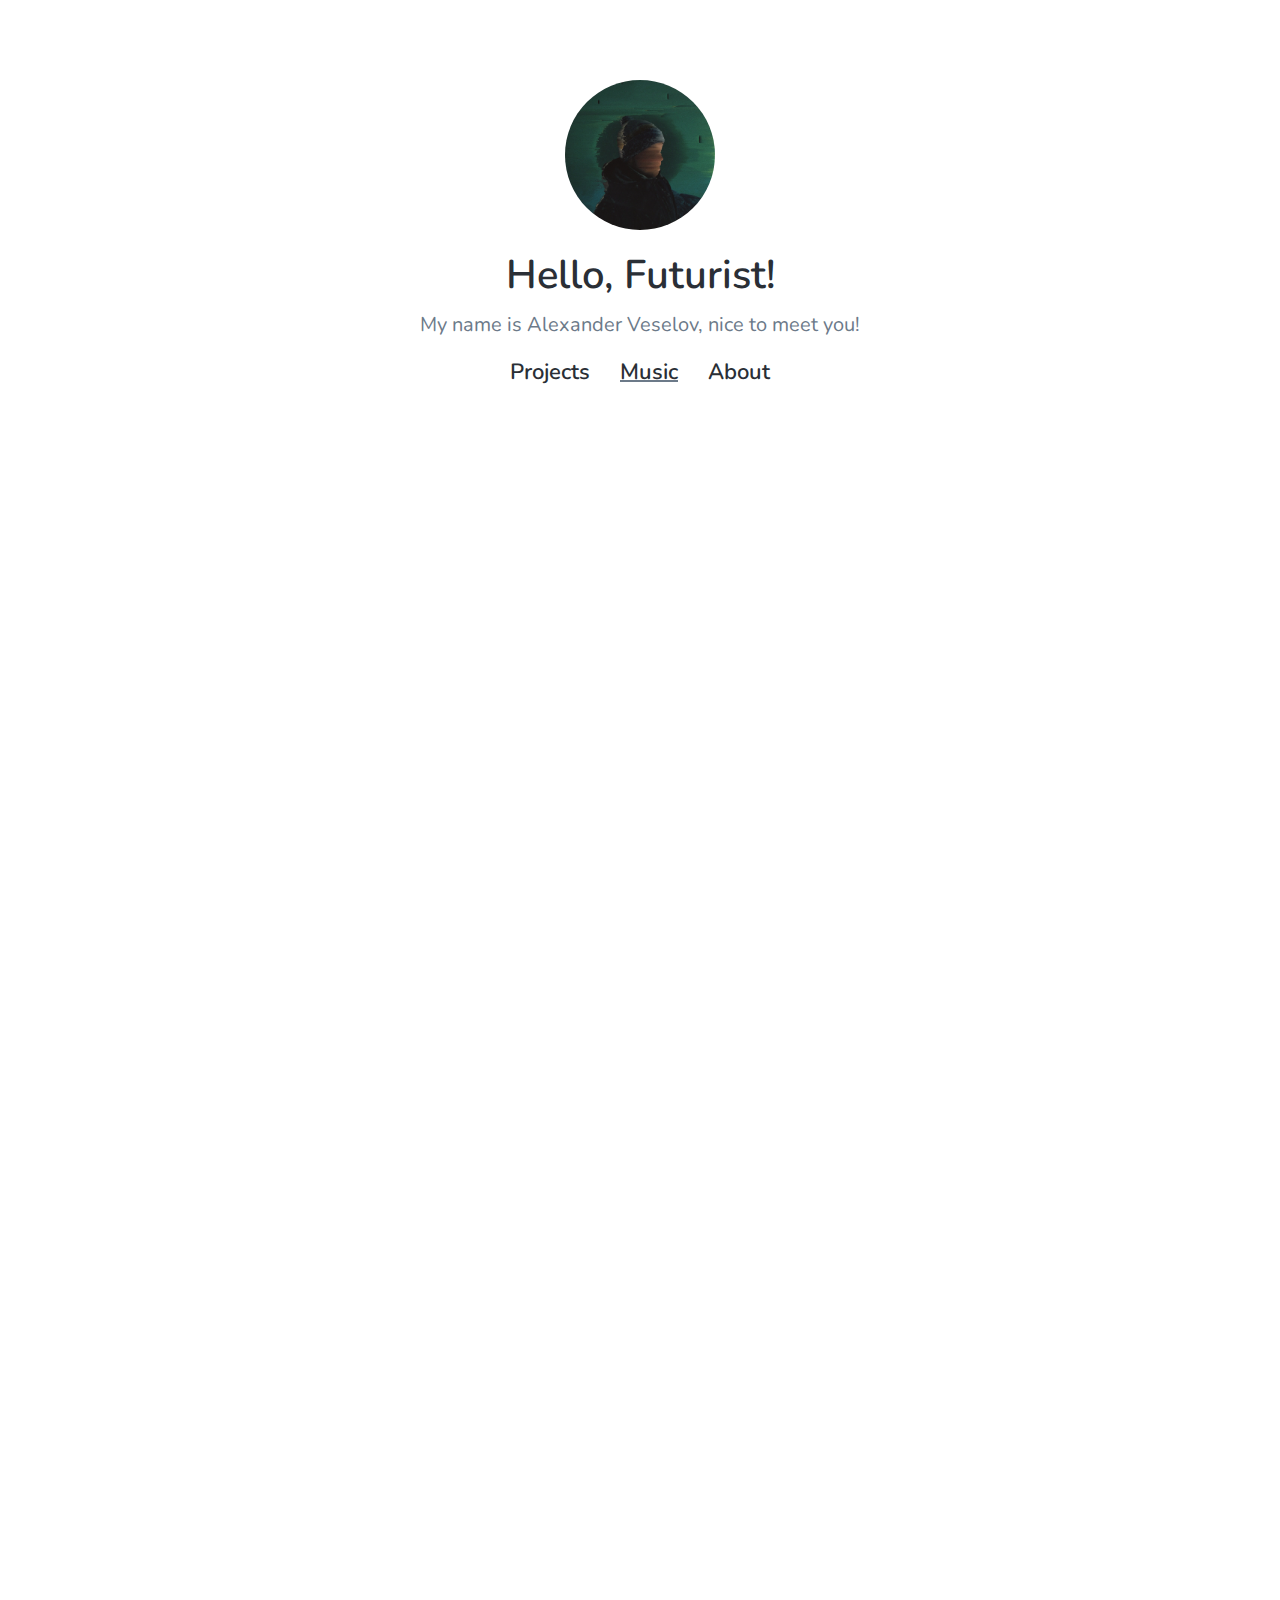
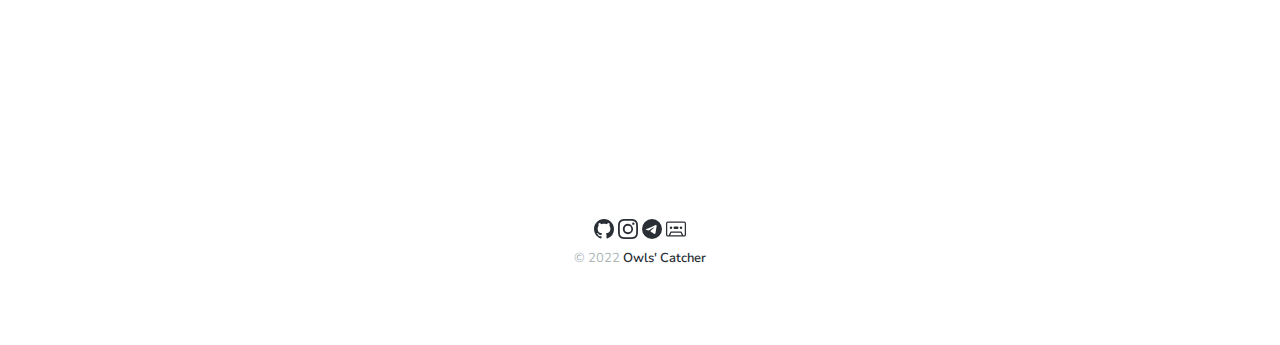
<file: music.html>
<!DOCTYPE html>
<html lang="en">
<head>
  <meta charset="UTF-8">
  <meta http-equiv="X-UA-Compatible" content="IE=edge">
  <meta name="viewport" content="width=device-width, initial-scale=1.0">
  <title>Owls' Catcher: my music</title>
  <link rel="icon" type="image/x-icon" href="/images/favicon.ico">

  <link rel="preconnect" href="https://fonts.googleapis.com">
  <link rel="preconnect" href="https://fonts.gstatic.com" crossorigin>
  <link href="https://fonts.googleapis.com/css2?family=Nunito:ital,wght@0,300;0,400;1,600&display=swap" rel="stylesheet">
  <link rel="stylesheet" href="https://cdn.jsdelivr.net/npm/bootstrap-icons@1.9.1/font/bootstrap-icons.css">
  <link rel="stylesheet" href="/css/style.css">
</head>
<body>
  <header class="header">
    <div class="header-wrapper">
      <a class="header-avatar" href="/">
        <img class="header-avatar-img" src="/images/avatar.webp" alt="">
      </a>
      <h1 class="header-title">Hello, Futurist!</h1>
      <p class="header-tagline">My name is Alexander Veselov, nice to meet you!</p>
      <div class="header-menu">
        <ul class="header-menu-list">
          <li class="header-menu-list-item">
            <a class="class="header-menu-list-link" href="/">Projects</a>
          </li>
          <li class="header-menu-list-item active">
            <a class="class="header-menu-list-link" href="/music.html">Music</a>
          </li>
          <li class="header-menu-list-item">
            <a class="class="header-menu-list-link" href="/about.html">About</a>
          </li>
        </ul>
      </div>
    </div>
  </header>

  <div class="page">
    <div class="page-content" data-cms-content-wrapper="index.html">
      <section class="listing single">
        <div class="wrap-music">
          <article class="listining-post">
            <iframe style="border: 0; width: 350px; height: 442px;" src="https://bandcamp.com/EmbeddedPlayer/track=3756810824/size=large/bgcol=ffffff/linkcol=0687f5/tracklist=false/transparent=true/" seamless>
              <a href="https://owlscatcher.bandcamp.com/track/what-ive-done-linkin-park-cover">
                What I&#39;ve Done (Linkin Park cover) by Owls’ Catcher
              </a>
            </iframe>
          </article>
          <article class="listining-post">
            <iframe style="border: 0; width: 350px; height: 588px;" src="https://bandcamp.com/EmbeddedPlayer/album=1062007976/size=large/bgcol=ffffff/linkcol=0687f5/transparent=true/" seamless>
              <a href="https://owlscatcher.bandcamp.com/album/beyond-the-arctic-circle">
                Beyond the Arctic Circle by Owls’ Catcher
              </a>
            </iframe>
          </article>
          <article class="listining-post">
            <iframe style="border: 0; width: 350px; height: 442px;" src="https://bandcamp.com/EmbeddedPlayer/track=3285103671/size=large/bgcol=ffffff/linkcol=0687f5/tracklist=false/transparent=true/" seamless>
              <a href="https://owlscatcher.bandcamp.com/track/warm">
                Warm by Owls’ Catcher
              </a>
            </iframe>
          </article>
          <article class="listining-post">
            <iframe style="border: 0; width: 350px; height: 555px;" src="https://bandcamp.com/EmbeddedPlayer/album=4206660389/size=large/bgcol=ffffff/linkcol=0687f5/transparent=true/" seamless><a href="https://owlscatcher.bandcamp.com/album/desire">Desire by Owls’ Catcher</a></iframe>
          </article>
        </div>
      </section>
    </div>
  </div>

  <footer class="footer">
    <div class="social">
      <a href="https://github.com/owlscatcher" target="_blank">
        <svg xmlns="http://www.w3.org/2000/svg" width="20" height="20" fill="currentColor" class="bi bi-github" viewBox="0 0 16 16">
          <path d="M8 0C3.58 0 0 3.58 0 8c0 3.54 2.29 6.53 5.47 7.59.4.07.55-.17.55-.38 0-.19-.01-.82-.01-1.49-2.01.37-2.53-.49-2.69-.94-.09-.23-.48-.94-.82-1.13-.28-.15-.68-.52-.01-.53.63-.01 1.08.58 1.23.82.72 1.21 1.87.87 2.33.66.07-.52.28-.87.51-1.07-1.78-.2-3.64-.89-3.64-3.95 0-.87.31-1.59.82-2.15-.08-.2-.36-1.02.08-2.12 0 0 .67-.21 2.2.82.64-.18 1.32-.27 2-.27.68 0 1.36.09 2 .27 1.53-1.04 2.2-.82 2.2-.82.44 1.1.16 1.92.08 2.12.51.56.82 1.27.82 2.15 0 3.07-1.87 3.75-3.65 3.95.29.25.54.73.54 1.48 0 1.07-.01 1.93-.01 2.2 0 .21.15.46.55.38A8.012 8.012 0 0 0 16 8c0-4.42-3.58-8-8-8z"/>
        </svg>
      </a>
      <a href="https://instagram.com/owlscatcher" target="_blank">
        <svg xmlns="http://www.w3.org/2000/svg" width="20" height="20" fill="currentColor" class="bi bi-instagram" viewBox="0 0 16 16">
          <path d="M8 0C5.829 0 5.556.01 4.703.048 3.85.088 3.269.222 2.76.42a3.917 3.917 0 0 0-1.417.923A3.927 3.927 0 0 0 .42 2.76C.222 3.268.087 3.85.048 4.7.01 5.555 0 5.827 0 8.001c0 2.172.01 2.444.048 3.297.04.852.174 1.433.372 1.942.205.526.478.972.923 1.417.444.445.89.719 1.416.923.51.198 1.09.333 1.942.372C5.555 15.99 5.827 16 8 16s2.444-.01 3.298-.048c.851-.04 1.434-.174 1.943-.372a3.916 3.916 0 0 0 1.416-.923c.445-.445.718-.891.923-1.417.197-.509.332-1.09.372-1.942C15.99 10.445 16 10.173 16 8s-.01-2.445-.048-3.299c-.04-.851-.175-1.433-.372-1.941a3.926 3.926 0 0 0-.923-1.417A3.911 3.911 0 0 0 13.24.42c-.51-.198-1.092-.333-1.943-.372C10.443.01 10.172 0 7.998 0h.003zm-.717 1.442h.718c2.136 0 2.389.007 3.232.046.78.035 1.204.166 1.486.275.373.145.64.319.92.599.28.28.453.546.598.92.11.281.24.705.275 1.485.039.843.047 1.096.047 3.231s-.008 2.389-.047 3.232c-.035.78-.166 1.203-.275 1.485a2.47 2.47 0 0 1-.599.919c-.28.28-.546.453-.92.598-.28.11-.704.24-1.485.276-.843.038-1.096.047-3.232.047s-2.39-.009-3.233-.047c-.78-.036-1.203-.166-1.485-.276a2.478 2.478 0 0 1-.92-.598 2.48 2.48 0 0 1-.6-.92c-.109-.281-.24-.705-.275-1.485-.038-.843-.046-1.096-.046-3.233 0-2.136.008-2.388.046-3.231.036-.78.166-1.204.276-1.486.145-.373.319-.64.599-.92.28-.28.546-.453.92-.598.282-.11.705-.24 1.485-.276.738-.034 1.024-.044 2.515-.045v.002zm4.988 1.328a.96.96 0 1 0 0 1.92.96.96 0 0 0 0-1.92zm-4.27 1.122a4.109 4.109 0 1 0 0 8.217 4.109 4.109 0 0 0 0-8.217zm0 1.441a2.667 2.667 0 1 1 0 5.334 2.667 2.667 0 0 1 0-5.334z"/>
        </svg>
      </a>
      <a href="https://t.me/_" target="_blank">
        <svg xmlns="http://www.w3.org/2000/svg" width="20" height="20" fill="currentColor" class="bi bi-telegram" viewBox="0 0 16 16">
          <path d="M16 8A8 8 0 1 1 0 8a8 8 0 0 1 16 0zM8.287 5.906c-.778.324-2.334.994-4.666 2.01-.378.15-.577.298-.595.442-.03.243.275.339.69.47l.175.055c.408.133.958.288 1.243.294.26.006.549-.1.868-.32 2.179-1.471 3.304-2.214 3.374-2.23.05-.012.12-.026.166.016.047.041.042.12.037.141-.03.129-1.227 1.241-1.846 1.817-.193.18-.33.307-.358.336a8.154 8.154 0 0 1-.188.186c-.38.366-.664.64.015 1.088.327.216.589.393.85.571.284.194.568.387.936.629.093.06.183.125.27.187.331.236.63.448.997.414.214-.02.435-.22.547-.82.265-1.417.786-4.486.906-5.751a1.426 1.426 0 0 0-.013-.315.337.337 0 0 0-.114-.217.526.526 0 0 0-.31-.093c-.3.005-.763.166-2.984 1.09z"/>
        </svg>
      </a>
      <a href="https://owlscatcher.bandcamp.com/" target="_blank">
        <svg xmlns="http://www.w3.org/2000/svg" width="20" height="20" fill="currentColor" class="bi bi-cassette" viewBox="0 0 16 16">
          <path d="M4 8a1 1 0 1 0 0-2 1 1 0 0 0 0 2Zm9-1a1 1 0 1 1-2 0 1 1 0 0 1 2 0ZM7 6a1 1 0 0 0 0 2h2a1 1 0 1 0 0-2H7Z"/>
          <path d="M1.5 2A1.5 1.5 0 0 0 0 3.5v9A1.5 1.5 0 0 0 1.5 14h13a1.5 1.5 0 0 0 1.5-1.5v-9A1.5 1.5 0 0 0 14.5 2h-13ZM1 3.5a.5.5 0 0 1 .5-.5h13a.5.5 0 0 1 .5.5v9a.5.5 0 0 1-.5.5h-.691l-1.362-2.724A.5.5 0 0 0 12 10H4a.5.5 0 0 0-.447.276L2.19 13H1.5a.5.5 0 0 1-.5-.5v-9ZM11.691 11l1 2H3.309l1-2h7.382Z"/>
        </svg>
      </a>
    </div>
    <div class="footer-copyright">
      <span>© 2022</span>
      <a href="https://owlscatcher.github.io">Owls' Catcher</a>
    </div>
  </footer>
</body>
</html>
</file>
<file: css/style.css>
@import url("https://cdn.jsdelivr.net/npm/bootstrap-icons@1.9.1/font/bootstrap-icons.css");

html {
  box-sizing: border-box;
  font-size: 16px;
}

*, *:before, *:after {
  box-sizing: border-box;
}

body, h1, h2, h3, h4, h5, h6, p, ol, ul {
  margin: 0;
  padding: 0;
  font-weight: normal;
}

ol, ul {
  list-style: none;
}

img {
  max-width: 100%;
  height: auto;
}

body {
  font-family: 'Nunito', sans-serif;
  text-rendering: optimizeLegibility;
  font-weight: 400;
  font-style: normal;
  line-height: 1;
  color: #6c7a89;
}

a {
  text-decoration: none;
  color: #2a2f36;
  font-weight: 600;
  transition: all .15s ease-in-out;
  padding: 0;
}

a:hover {
  color: #ee983d;
}

img {
  display: block;
  max-width: 100%;
  height: auto;
  border: 0;
  margin: 0;
  padding: 0;
}

ul {
  font-size: 22px;
  font-weight: 400;
  line-height: 1.6;
  letter-spacing: 0;
}

ul:first-child {
  margin-top: 0;
}

footer, header, section {
  position: relative;
  float: left;
  clear: both;
  width: 100%;
}

h2 a {
  font-weight: 600;
}

.single h2 p {
  max-width: 75%;
  margin-left: auto;
  margin-right: auto;
}

h2 {
  font-size: 50px;
  font-weight: 600;
  line-height: 1.2;
  letter-spacing: -.02em;
  font-family: Nunito,sans-serif;
  color: #2a2f36;
}

h2:first-child {
  margin-top: 0;
}

.active {
  text-decoration: 2px underline;
}

.header {
  display: block;
  text-align: center;
  padding-top: 80px;
}

.header-wrapper {
  padding: 0 140px;
  position: relative;
  margin: 0 auto;
}

.header-avatar {
  display: block;
  margin: 0 auto 20px;
  width: 150px;
  margin-bottom: 25px;
  border-radius: 100%;
  overflow: hidden;
}

.header-avatar-img {
  box-sizing: border-box;
  max-width: 100%;
}

.header-avatar:hover {
  box-shadow: 0 0 20px #2a2f36;
  border: 5px
}

.header-title {
  font-weight: 600;
  letter-spacing: 0;
  font-size: 40px;
  line-height: 40px;
  line-height: 1;
  color: #2a2f36;
}

.header-tagline {
  margin-top: 15px;
  font-size: 20px;
  font-weight: 400;
  letter-spacing: 0;
  line-height: 1.5;
  font-style: normal;
  color: #6c7a89;
}

.header-menu {
  margin-top: 15px;
}

.header-menu-list {
  list-style: none;
  padding: 0;
  margin: 0;
}

.header-menu-list-item {
  padding: 0 12px;
  display: inline-block;
}

.header-menu-list-link {
  font-size: 20px;
  font-weight: 600;
  color: #2a2f36;
  border-bottom: 2px solid;
}

.page .page-content {
  float: left;
  clear: both;
  width: 100%;
}

.page {
  transition: all .6s cubic-bezier(.87,-.41,.19,1.44);
}

.single {
  padding: 80px 0;
}

section {
  display: block;
}

.wrap {
  padding: 0 140px;
  position: relative;
  margin: 0 auto;
}

.wrap-music {
  display: grid;
  padding: 0 120px;
  margin: 0 auto;
  text-align: center;
  grid-template-columns: repeat(3, 380px);
  justify-content: center;
}

.wrap-about {
  display: grid;
  padding: 0 120px;
  margin: 0 auto;
  text-align: center;
  grid-template-columns: repeat(3, 380px);
  justify-content: center;
}

.wrap-about .listining-post {
  transition: all .15s ease-in-out;
  width: 350px;
  height: 500px;
  border-style:none;
  background-color: #0850bd09;
  border-radius: 5%;
  box-shadow: 5px 5px 20px #c5daf8;
}

.wrap-about .listining-post h2 {
  margin-top: 15px;
}

.wrap-about .listining-post:hover{
  box-shadow: 5px 5px 20px #2a2f36;
}

.wrap-about .listining-post ul {
  padding-left: 15px;
  padding-right: 15px;
  padding-top: 15px;
  padding-bottom: 15px;
}

.wrap-about .listining-post ul li {
    margin-top: 10px;
}

.about-me ul {
  list-style:disc;
  list-style-position: inside;
  text-align: left;
}

.cv {
  margin-top: 10px;
  padding: 15px;
}


article {
  display: block;
}

.listining-post {
  margin-top: 20px;
}
.listining-post-header {
  text-align: center;
}

.listining-post-subtitle {
  margin-top: 5px;
  color: #abb7b7;
  font-weight: 400;
  line-height: 1.6;
  letter-spacing: 0;
}

.listining-post-image {
  margin-top: 40px;
  display: block;
  width: 100%;
  height: 0;
  padding-bottom: 56.25%;
  background-size: cover;
  background-position: center;
  background-repeat: no-repeat;
}

.listining-post-content {
  margin-top: 40px;
}

.listining-post-content p .button {
  margin-top: 10px;
}

.single p a {
  font-weight: 600;
  border-bottom: 2px solid #ee983d;
}

p {
  font-size: 22px;
  font-weight: 400;
  line-height: 1.6;
  letter-spacing: 0;
}

.button {
  display: inline-block;
  line-height: 1;
  border: 2px solid #ee983d;
  padding: 9px 10px 10px;
  font-size: 13px;
  border-radius: 3px;
  background: #ee983d;
  color: #fff;
  letter-spacing: 0;
  cursor: pointer;
}


.footer {
  padding: 80px 0;
  transition: all .6s cubic-bezier(.87,-.41,.19,1.44);
  text-align: center;
  position: relative;
  float: left;
  clear: both;
  width: 100%;
  display: block;
}

.footer-copyright {
  margin-top: 20px;
  display: block;
  margin-top: 10px;
  font-size: 13px;
  color: #abb7b7;
}


@media only screen and (max-width: 600px) {
  .header {
    padding-top: 30px;
  }

  .header-wrapper {
    padding: 0 20px;
  }

  .header-avatar {
    width: 100px;
  }

  .header-title {
    font-size: 25px;
  }

  .header-tagline {
    font-size: 15px;
  }

  .header-menu {
    margin-top: 15px;
  }

  .header-menu-list-link {
    font-size: 15px;
  }

  h2 {
    font-size: 25px;
  }

  .single {
    padding: 20px 0;
  }

  .wrap {
    padding: 0 20px;
  }

  .listining-post-subtitle {
    font-size: 15px;
  }

  .listining-post-image {
    margin-top: 10px;
  }

  .listining-post-content {
    margin-top: 10px;
  }

  .listining-post-content p .button {
    margin-top: 10px;
  }

  p {
    font-size: 15px;
  }

  .wrap-music {
    display: block;
    padding: 0 5px;
  }

  .wrap-about {
    display: block;
    padding: 0 5px;
    margin: 0 auto;
    text-align: center;
    justify-content: center;
  }

  .wrap-about .listining-post {
    box-sizing: content-box;
    width: auto;
    height: auto;
  }

  .wrap-about .listining-post h2 {
    padding-top: 15px;
  }

  .wrap-about .listining-post:hover{
    box-shadow: 5px 5px 20px #2a2f36;
  }

  .wrap-about .listining-post ul {
    padding-left: 15px;
    padding-right: 15px;
    padding-top: 15px;
    padding-bottom: 15px;
  }

  .wrap-about .listining-post ul li {
      margin-top: 10px;
  }

  .about-me ul {
    list-style:disc;
    list-style-position: inside;
    text-align: left;
  }

  .cv {
    margin-top: 10px;
    padding: 15px;
  }
}

@media only screen and (max-width: 768px) {
  .wrap-music {
    grid-template-columns: repeat(2, 380px);
  }

  .wrap-about {
    display: block;
  }

  .wrap-about .listining-post h2 {
    padding-top: 15px;
  }

  .wrap-about .listining-post {
    box-sizing: content-box;
    width: auto;
    height: auto;
  }
}

@media only screen and (max-width: 992px) {
  .wrap-music {
    grid-template-columns: repeat(2, 380px);
  }

  .wrap-about {
    grid-template-columns: repeat(2, 380px);
  }
}

@media only screen and (max-width: 1200px) {

}

@media screen and (width: 1920px ) {
  .wrap-music {
    grid-template-columns: repeat(4, 380px);
  }
}
</file>
